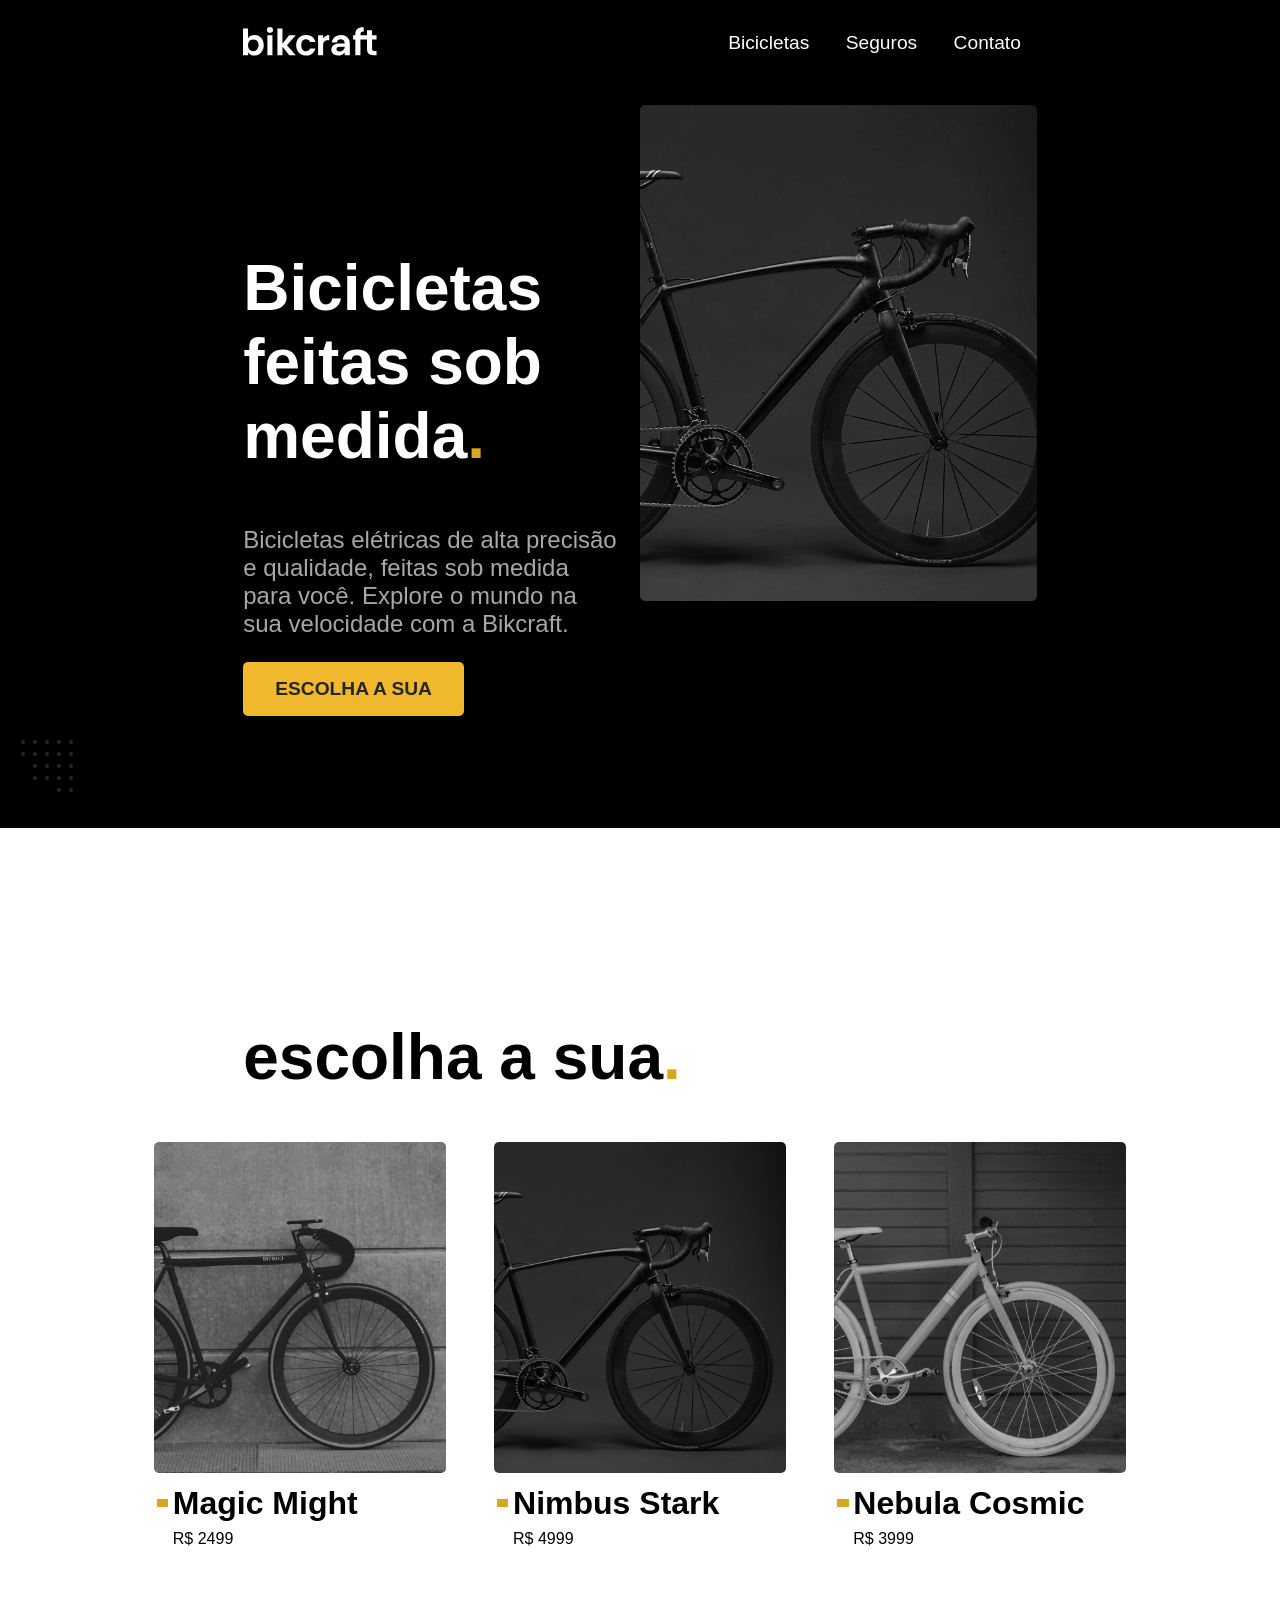
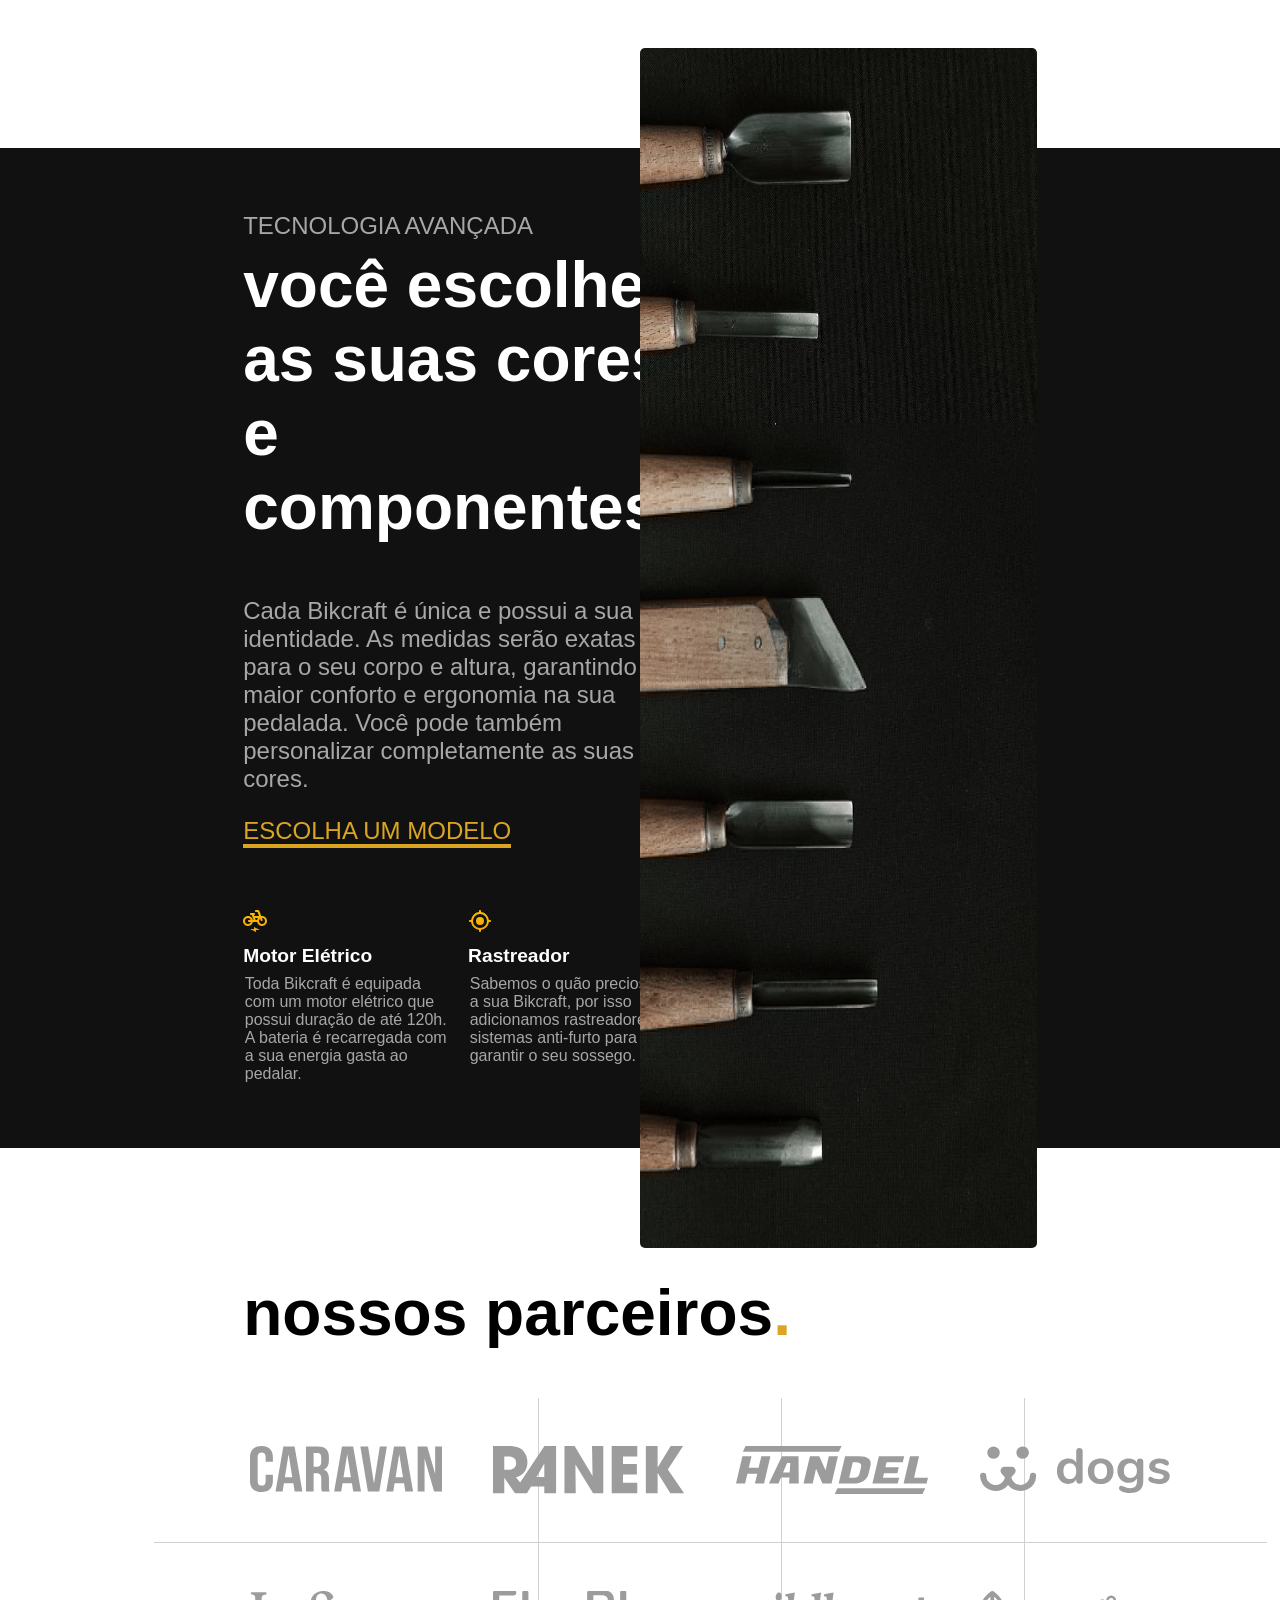
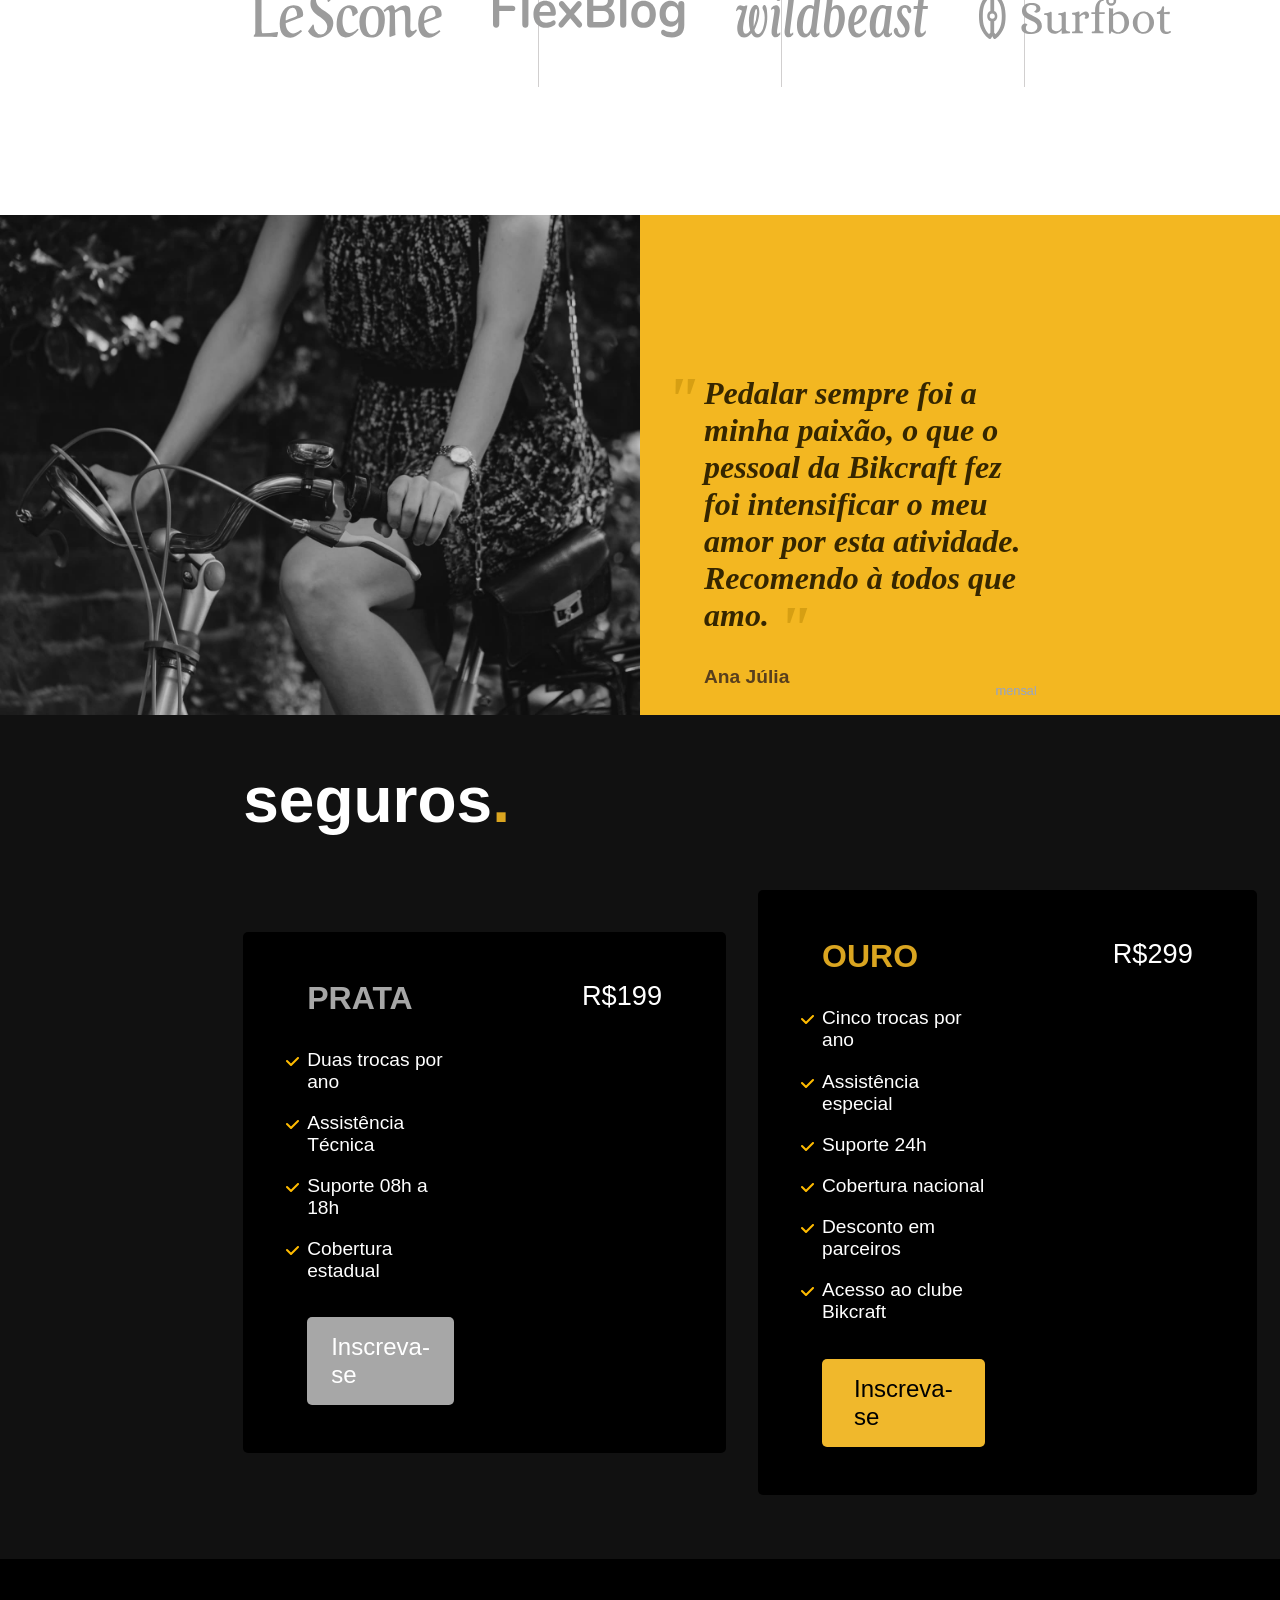
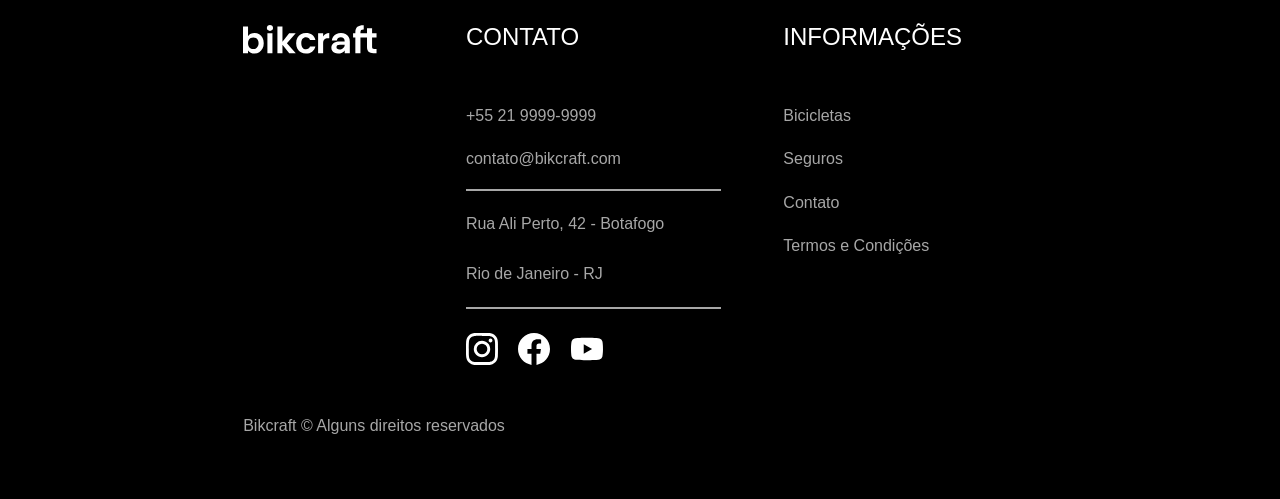
<file: index.html>
<!DOCTYPE html>
<html lang="pt-br">

<head>
    <meta charset="UTF-8">
    <meta name="viewport" content="width=device-width, initial-scale=1.0">
    <title>Bikcraft</title>
    <link rel="stylesheet" href="assets/css/style.css">
    <link rel="stylesheet" href="assets/css/index.css">
</head>

<body>
    <div class="home preto">
        <header class="margem-home">
            <a href="index.html"><img src="assets/img/bikcraft.svg" alt="Logo da Bikcraft"></a>
            <nav>
                <a href="bicicletas.html" class="navegacao1">Bicicletas</a>
                <a href="seguros.html" class="navegacao1">Seguros</a>
                <a href="contato.html" class="navegacao1">Contato</a>
            </nav>
        </header>
        <section class="introducao margem-home">
            <div class="home-tit">
                <h1 class="tit-branco">Bicicletas feitas sob medida<span class="dot">.</span></h1>
                <p class="texto1">Bicicletas elétricas de alta precisão e qualidade, feitas sob medida para você.
                    Explore o mundo na sua
                    velocidade com a Bikcraft.</p>
                <a href="bicicletas.html" class="botao">ESCOLHA A SUA</a>
            </div>
            <div class="img">
                <img src="assets/img/fotos/introducao.jpg" alt="Bicicleta Preta">
            </div>
        </section>
    </div>

    <section class="escolha">
        <h2 class="tit-preto margem-home">escolha a sua<span class="dot">.</span></h2>
        <div class="opcoes">
            <div class="opcao">
                <a href="bicicletas/magic.html">
                    <img src="assets/img/bicicletas/magic-home.jpg" alt="Bicicleta Magic Might preta"><br>
                    <p>Magic Might</p>
                    <span>R$ 2499</span>
                </a>
            </div>
            <div class="opcao">
                <a href="bicicletas/nimbus.html">
                    <img src="assets/img/bicicletas/nimbus-home.jpg" alt="Bicicleta Nimbus Stark preta"><br>
                    <p>Nimbus Stark</p>
                    <span>R$ 4999</span>
                </a>
            </div>
            <div class="opcao">
                <a href="bicicletas/nebula.html">
                    <img src="assets/img/bicicletas/nebula-home.jpg" alt="Bicicleta Nebula Cosmic branca"><br>
                    <p>Nebula Cosmic</p>
                    <span>R$ 3999</span>
                </a>
            </div>
        </div>
    </section>

    <div class="cinza">
        <section class="margem-home tecno">
            <div class="tecno-info">
                <span class="maiusculo texto1">tecnologia avançada</span>
                <h2 class="tit-branco">você escolhe as suas cores e componentes<span class="dot">.</span></h2>
                <p class="texto1">Cada Bikcraft é única e possui a sua identidade. As medidas serão exatas para o seu
                    corpo e altura,
                    garantindo maior conforto e ergonomia na sua pedalada. Você pode também personalizar completamente
                    as
                    suas cores.</p>
                <a href="bicicletas.html" class="maiusculo">Escolha um modelo</a>
                <article class="tecno-info">
                    <div>
                        <img src="assets/img/icones/eletrica.svg" alt="Bicicleta amarela com raio em baixo">
                        <h3>Motor Elétrico</h3>
                        <p class="texto1">Toda Bikcraft é equipada com um motor elétrico que possui duração de até 120h.
                            A bateria é
                            recarregada com a sua energia gasta ao pedalar.</p>
                    </div>
                    <div>
                        <img src="assets/img/icones/rastreador.svg" alt="Alvo/Target amarelo">
                        <h3>Rastreador</h3>
                        <p class="texto1">Sabemos o quão preciosa é a sua Bikcraft, por isso adicionamos rastreadores e
                            sistemas anti-furto
                            para garantir o seu sossego.</p>
                    </div>
                </article>
            </div>
            <div class="img-tecno">
                <img src="assets/img/fotos/tecnologia.jpg" alt="Utensilios de talho de madeira">
            </div>
        </section>
    </div>

    <section class="parceiros">
        <h2 class="tit-preto margem-home">nossos parceiros<span class="dot">.</span></h2>
        <div class="empresas">
            <img src="assets/img/parceiros/caravan.svg" alt="Logo da CARAVAN" class="baixo direita">
            <img src="assets/img/parceiros/ranek.svg" alt="Logo da RANEK" class="baixo direita">
            <img src="assets/img/parceiros/handel.svg" alt="Logo da HANDEL" class="baixo direita">
            <img src="assets/img/parceiros/dogs.svg" alt="Logo da dogs" class="baixo">
            <img src="assets/img/parceiros/lescone.svg" alt="Logo da LeScone" class="direita">
            <img src="assets/img/parceiros/flexblog.svg" alt="Logo da FlexBlog" class="direita">
            <img src="assets/img/parceiros/wildbeast.svg" alt="Logo da wildbeast" class="direita">
            <img src="assets/img/parceiros/surfbot.svg" alt="Logo da Surfbot">
        </div>
    </section>

    <section class="reflexao">
        <img src="assets/img/fotos/depoimento.jpg" alt="Mulher andando de bicicleta">
        <div>
            <p>Pedalar sempre foi a minha paixão, o que o pessoal da Bikcraft fez foi intensificar o meu amor por esta
                atividade. Recomendo à todos que amo.</p>
            <span>Ana Júlia</span>
        </div>
    </section>

    <section class="seguros-home cinza">
        <div class="margem-home">
            <h2 class="tit-branco">seguros<span class="dot">.</span></h2>
            <div class="seguros-opcoes-home">
                <div class="prata-home preto">
                    <div class="texto2 check">
                        <h3 class="tit-prata">PRATA</h3>
                        <p>Duas trocas por ano</p>
                        <p>Assistência Técnica</p>
                        <p>Suporte 08h a 18h</p>
                        <p>Cobertura estadual</p>
                        <a href="orcamento.html?opcao=seguro&item2=prata">Inscreva-se</a>
                    </div>
                    <div class="preco-home">
                        <p class="texto2">R$199</p>
                        <span class="texto1">mensal</span>
                    </div>
                </div>
                <div class="ouro-home preto">
                    <div class="texto2 check">
                        <h3 class="tit-ouro">OURO</h3>
                        <p>Cinco trocas por ano</p>
                        <p>Assistência especial</p>
                        <p>Suporte 24h</p>
                        <p>Cobertura nacional</p>
                        <p>Desconto em parceiros</p>
                        <p>Acesso ao clube Bikcraft</p>
                        <a href="orcamento.html?opcao=seguro&item2=ouro">Inscreva-se</a>
                    </div>
                    <div class="preco-home">
                        <p class="texto2">R$299</p>
                        <span class="texto1">mensal</span>
                    </div>
                </div>
            </div>
        </div>
    </section>

    <footer class="preto">
        <div class="margem-home margem-footer footer-div">
            <img src="assets/img/bikcraft.svg" alt="Logo da Bikcraft">
            <div class="contato">
                <h3 class="maiusculo">contato</h3>
                <a href="tel:+55 21 9999-9999">+55 21 9999-9999</a>
                <a href="mailto:contato@bikcraft.com">contato@bikcraft.com</a>
                <hr>
                <p>Rua Ali Perto, 42 - Botafogo</p>
                <p>Rio de Janeiro - RJ</p>
                <hr>
                <div>
                    <img src="assets/img/redes/instagram.svg" alt="Logo do Instagram">
                    <img src="assets/img/redes/facebook.svg" alt="Logo do Facebook">
                    <img src="assets/img/redes/youtube.svg" alt="Logo do Youtube">
                </div>
            </div>
            <div class="footer-infos">
                <h3 class="maiusculo">informações</h3>
                <a href="bicicletas.html">Bicicletas</a>
                <a href="seguros.html">Seguros</a>
                <a href="contato.html">Contato</a>
                <a href="termos.html">Termos e Condições</a>
            </div>
        </div>
        <span class="margem-home footer-direitos">Bikcraft © Alguns direitos reservados</span>
    </footer>
    <script src="./assets/js/script.js"></script>
</body>
</html>
</file>
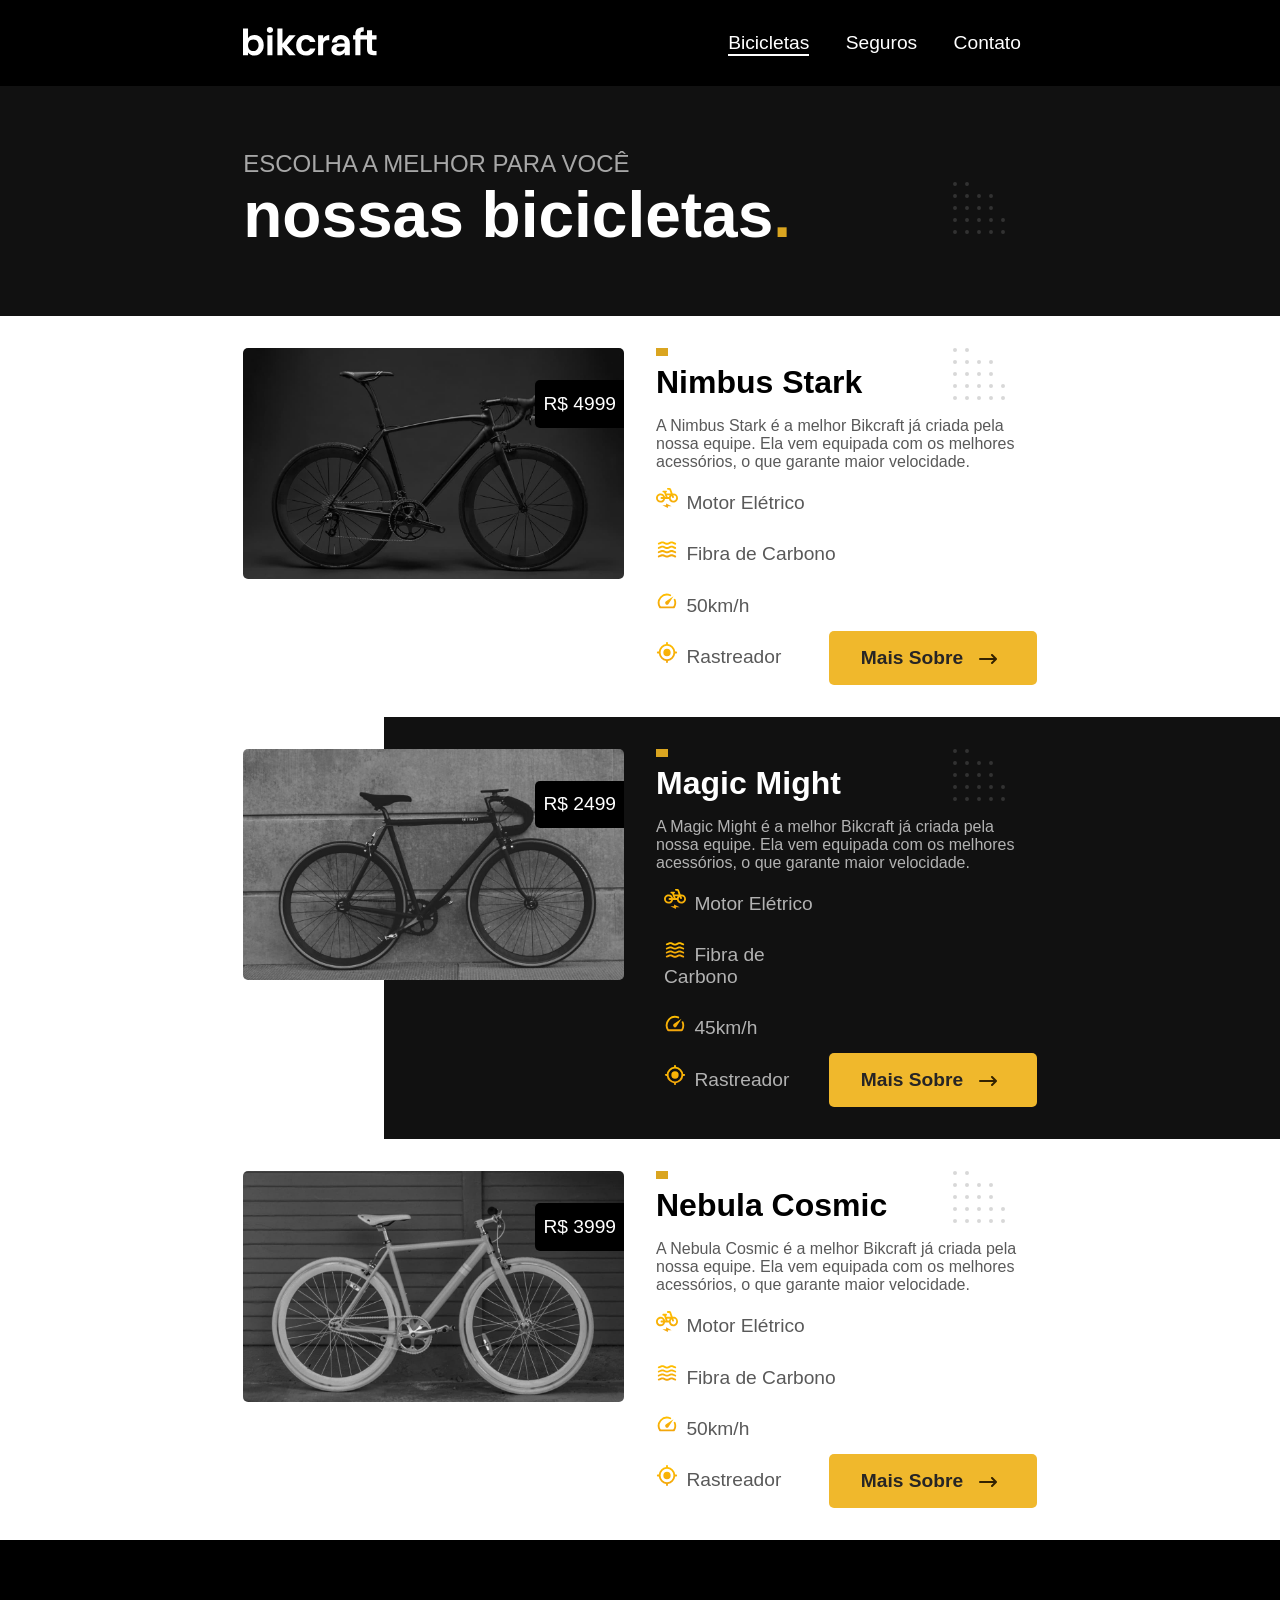
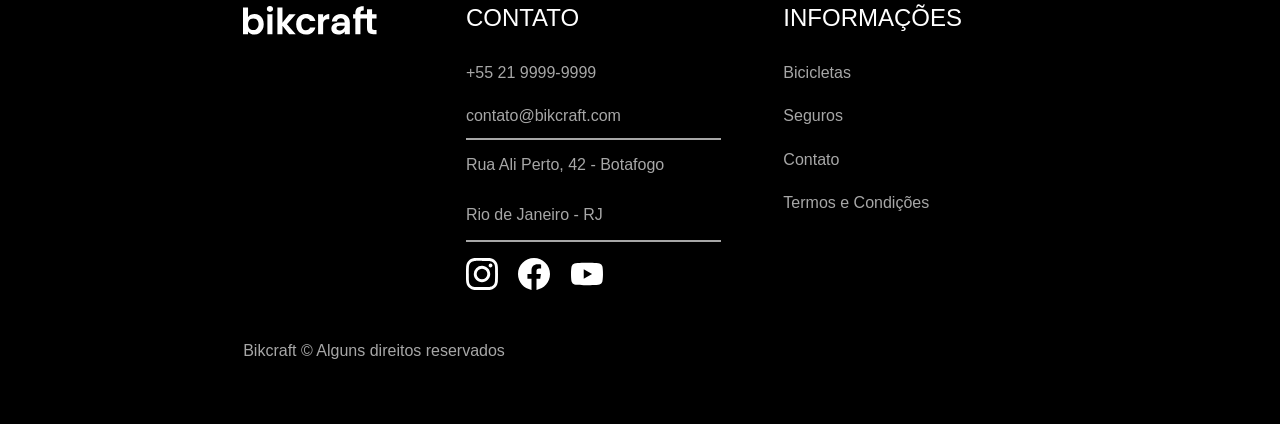
<file: bicicletas.html>
<!DOCTYPE html>
<html lang="pt-br">

<head>
    <meta charset="UTF-8">
    <meta name="viewport" content="width=device-width, initial-scale=1.0">
    <title>Bicicletas | Bikcraft</title>
    <link rel="stylesheet" href="assets/css/style.css">
    <link rel="stylesheet" href="assets/css/bicicletas.css">
</head>

<body>
    <div class="home preto">
        <header class="margem-home">
            <a href="index.html"><img src="assets/img/bikcraft.svg" alt="Logo da Bikcraft"></a>
            <nav>
                <a href="bicicletas.html" class="navegacao1">Bicicletas</a>
                <a href="seguros.html" class="navegacao1">Seguros</a>
                <a href="contato.html" class="navegacao1">Contato</a>
            </nav>
        </header>
    </div>
    <section class="titulo cinza">
        <div class="margem-home">
            <p class="texto1 maiusculo" >escolha a melhor para você</p>
            <h2 class="tit-branco">nossas bicicletas<span class="dot">.</span></h2>
        </div>
    </section>

    <section class="opcoes">
        <div class="bg-opcoes-branco">
            <div class="margem-home opcao">
                <div class="img">
                    <img src="assets/img/bicicletas/nimbus.jpg" alt="Bicicleta preta">
                    <p>R$ 4999</p>
                </div>
                <div class="infos">
                    <h3 class="h3-preto">Nimbus Stark</h3>
                    <p class="texto-branco">
                        A Nimbus Stark é a melhor Bikcraft já criada pela nossa equipe. Ela vem equipada com os melhores
                        acessórios, o que garante maior velocidade.
                    </p>
                    <div>
                        <ul>
                            <li class=" check-branco"><img src="assets/img/icones/eletrica.svg" alt="Bicicleta amarela com raio em baixo">Motor Elétrico</li>
                            <li class=" check-branco"><img src="assets/img/icones/carbono.svg" alt="Ondas amarelas">Fibra de Carbono</li>
                            <li class=" check-branco"><img src="assets/img/icones/velocidade.svg" alt="Velocimetro amarelo">50km/h</li>
                            <li class=" check-branco"><img src="assets/img/icones/rastreador.svg" alt="Alvo/Target">Rastreador</li>
                        </ul>
                        <a href="bicicletas/nimbus.html" class="botao">Mais Sobre<img src="assets/img/icones/seta.svg" alt="Seta para a direita"></a>
                    </div>
                </div>
            </div>
        </div>

        <div class="bg-opcoes-preto">
            <div class="margem-home opcao">
                <div class="img">
                    <img src="assets/img/bicicletas/magic.jpg" alt="Bicicleta preta">
                    <p>R$ 2499</p>
                </div>
                <div class="infos">
                    <h3 class="h3-branco">Magic Might</h3>
                    <p class="texto-preto">
                        A Magic Might é a melhor Bikcraft já criada pela nossa equipe. Ela vem equipada com os melhores acessórios, o que garante maior velocidade.
                    </p>
                    <div>
                        <ul>
                            <li class="check-preto"><img src="assets/img/icones/eletrica.svg" alt="Bicicleta amarela com raio em baixo">Motor Elétrico</li>
                            <li class="check-preto"><img src="assets/img/icones/carbono.svg" alt="Ondas amarelas">Fibra de Carbono</li>
                            <li class="check-preto"><img src="assets/img/icones/velocidade.svg" alt="Velocimetro amarelo">45km/h</li>
                            <li class="check-preto"><img src="assets/img/icones/rastreador.svg" alt="Alvo/Target">Rastreador</li>
                        </ul>
                        <a href="bicicletas/magic.html" class="botao">Mais Sobre<img src="assets/img/icones/seta.svg" alt="Seta para a direita"></a>
                    </div>
                </div>
            </div>
        </div>

        <div class="bg-opcoes-branco">
            <div class="margem-home opcao">
                <div class="img">
                    <img src="assets/img/bicicletas/nebula.jpg" alt="Bicicleta preta">
                    <p>R$ 3999</p>
                </div>
                <div class="infos">
                    <h3 class="h3-preto">Nebula Cosmic</h3>
                    <p class="texto-branco">
                        A Nebula Cosmic é a melhor Bikcraft já criada pela nossa equipe. Ela vem equipada com os melhores acessórios, o que garante maior velocidade.
                    </p>
                    <div>
                        <ul>
                            <li class="check-branco"><img src="assets/img/icones/eletrica.svg" alt="Bicicleta amarela com raio em baixo">Motor Elétrico</li>
                            <li class="check-branco"><img src="assets/img/icones/carbono.svg" alt="Ondas amarelas">Fibra de Carbono</li>
                            <li class="check-branco"><img src="assets/img/icones/velocidade.svg" alt="Velocimetro amarelo">50km/h</li>
                            <li class="check-branco"><img src="assets/img/icones/rastreador.svg" alt="Alvo/Target">Rastreador</li>
                        </ul>
                        <a href="bicicletas/nebula.html" class="botao">Mais Sobre<img src="assets/img/icones/seta.svg" alt="Seta para a direita"></a>
                    </div>
                </div>
            </div>
        </div>
    </section>

    <footer class="preto">
        <div class="margem-home margem-footer footer-div">
            <img src="assets/img/bikcraft.svg" alt="Logo da Bikcraft">
            <div class="contato">
                <h3 class="maiusculo">contato</h3>
                <a href="tel:+55 21 9999-9999">+55 21 9999-9999</a>
                <a href="mailto:contato@bikcraft.com">contato@bikcraft.com</a>
                <hr>
                <p>Rua Ali Perto, 42 - Botafogo</p>
                <p>Rio de Janeiro - RJ</p>
                <hr>
                <div>
                    <img src="assets/img/redes/instagram.svg" alt="Logo do Instagram">
                    <img src="assets/img/redes/facebook.svg" alt="Logo do Facebook">
                    <img src="assets/img/redes/youtube.svg" alt="Logo do Youtube">
                </div>
            </div>
            <div class="footer-infos">
                <h3 class="maiusculo">informações</h3>
                <a href="bicicletas.html">Bicicletas</a>
                <a href="seguros.html">Seguros</a>
                <a href="contato.html">Contato</a>
                <a href="termos.html">Termos e Condições</a>
            </div>
        </div>
        <span class="margem-home footer-direitos">Bikcraft © Alguns direitos reservados</span>
    </footer>
    <script src="./assets/js/script.js"></script>
</body>

</html>
</file>
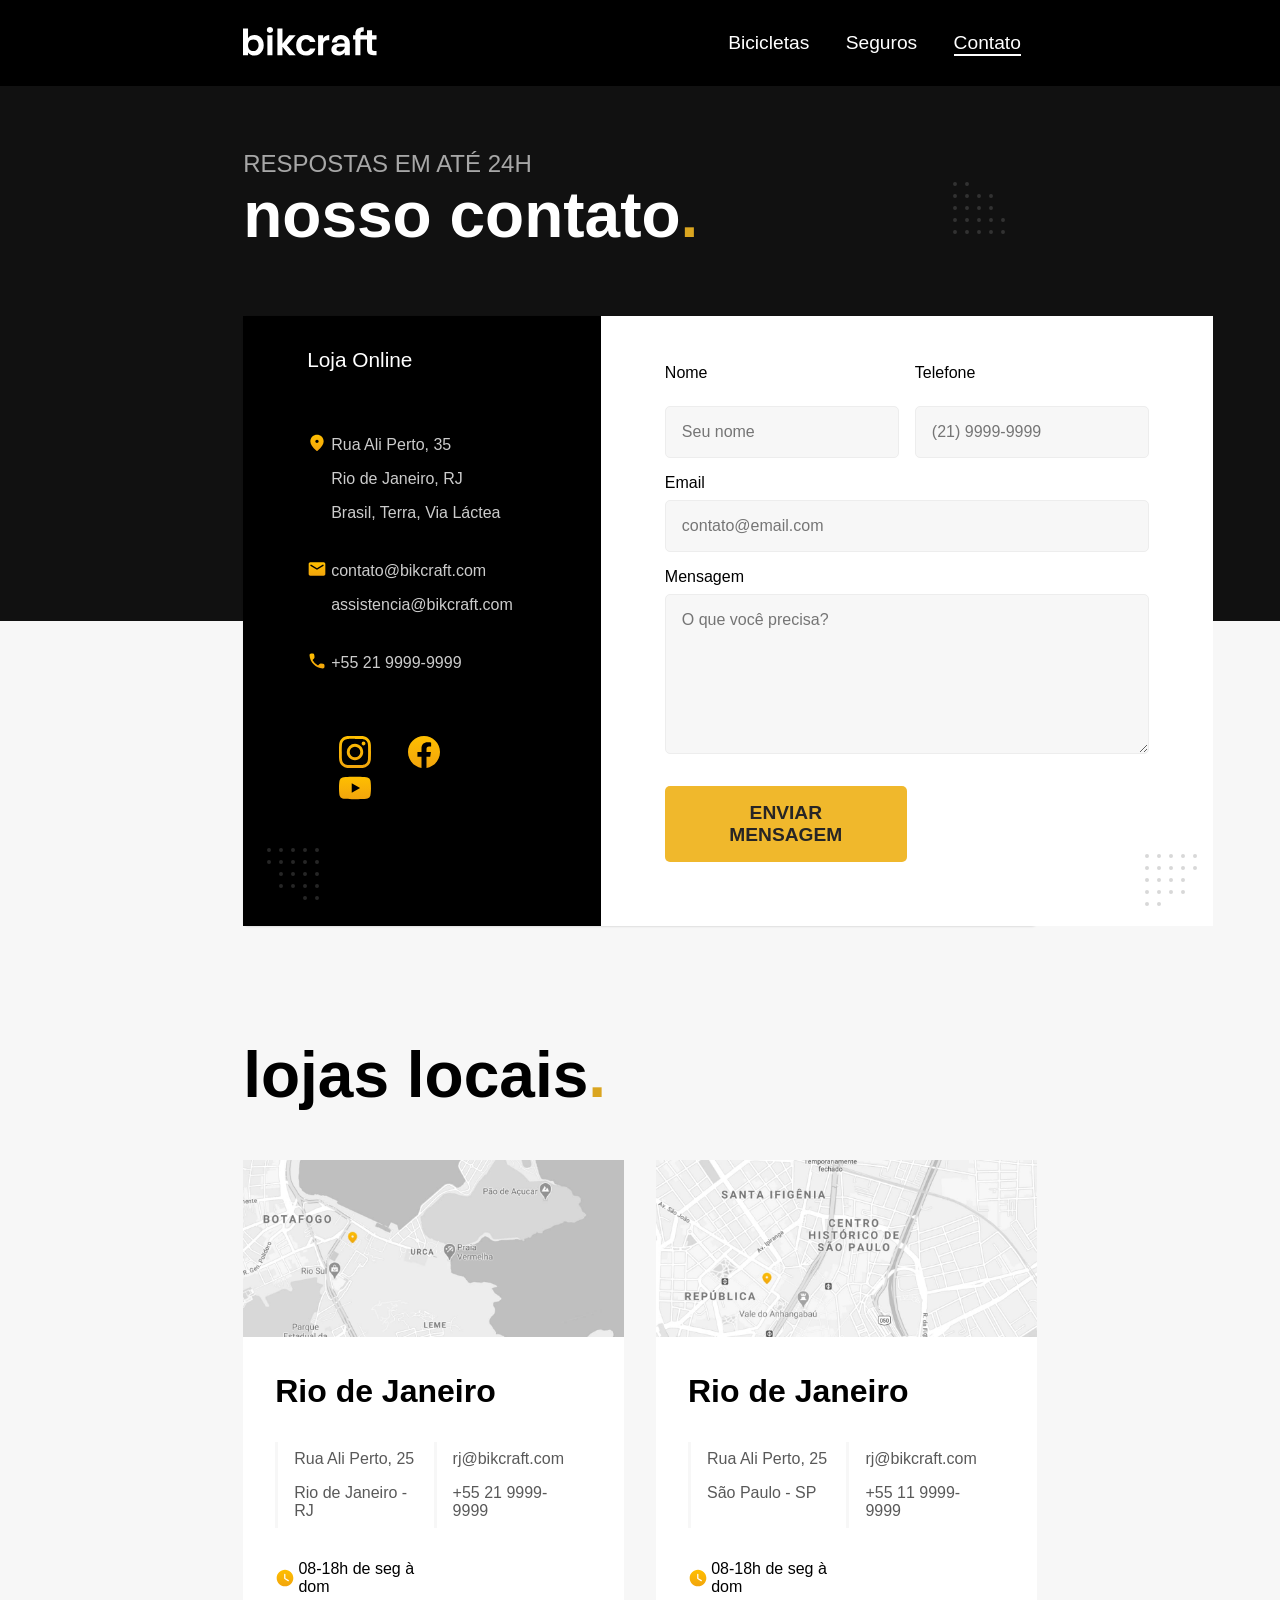
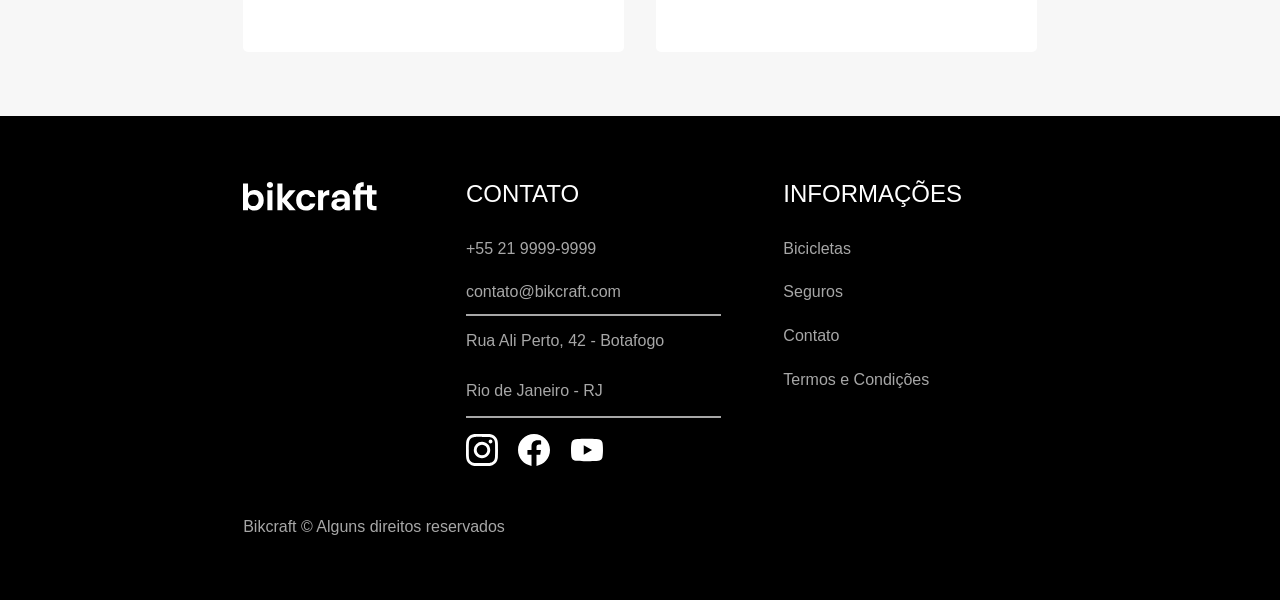
<file: contato.html>
<!DOCTYPE html>
<html lang="pt-br">

<head>
    <meta charset="UTF-8">
    <meta name="viewport" content="width=device-width, initial-scale=1.0">
    <title>Contato | Bikcraft</title>
    <link rel="stylesheet" href="assets/css/style.css">
    <link rel="stylesheet" href="assets/css/contato.css">
</head>

<body>
    <div class="home preto">
        <header class="margem-home">
            <a href="index.html"><img src="assets/img/bikcraft.svg" alt="Logo da Bikcraft"></a>
            <nav>
                <a href="bicicletas.html" class="navegacao1">Bicicletas</a>
                <a href="seguros.html" class="navegacao1">Seguros</a>
                <a href="contato.html" class="navegacao1">Contato</a>
            </nav>
        </header>
    </div>

    <section class="inicio">
        <div class="cinza margem">
            <div class="margem-home titulo">
                <p class="maiusculo">respostas em até 24h</p>
                <h2 class="tit-branco">nosso contato<span class="dot">.</span></h2>
            </div>
        </div>
    </section>

    <section class="bg-contato">
        <div class="infos margem-home sombra">
            <div class="preto">
                <div class="contato-info">
                    <p>Loja Online</p>
                    <div class="endereco">
                        <p>Rua Ali Perto, 35</p>
                        <p>Rio de Janeiro, RJ</p>
                        <p>Brasil, Terra, Via Láctea</p>
                    </div>
                    <div class="email">
                        <a href="mailto:contato@bikcraft.com">contato@bikcraft.com</a>
                        <a href="mailto:assistencia@bikcraft.com">assistencia@bikcraft.com</a>
                    </div>
                    <div class="tel">
                        <a href="tel:+55 21 9999-9999">+55 21 9999-9999</a>
                    </div>
                    <div class="redes">
                        <img src="assets/img/redes/instagram-p.svg" alt="Logo do Instagram amarela">
                        <img src="assets/img/redes/facebook-p.svg" alt="Logo do Facebook amarela">
                        <img src="assets/img/redes/youtube-p.svg" alt="Logo do Youtube amarela">
                    </div>
                </div>
            </div>
            <div class="form">
                <form action="">
                    <div>
                        <label for="#nome">Nome</label>
                        <input type="text" placeholder="Seu nome" id="nome">

                        <label for="#telefone">Telefone</label>
                        <input type="tel" placeholder="(21) 9999-9999" id="telefone">
                    </div>
                    <label for="#email">Email</label>
                    <input type="email" placeholder="contato@email.com">

                    <label for="#mensagem">Mensagem</label>
                    <textarea placeholder="O que você precisa?" rows="7" id="mensagem"></textarea>

                    <button type="submit" class="maiusculo botao">enviar mensagem</button>
                </form>
            </div>
        </div>
    </section>

    <section class="locais">
        <div class="margem-home">
            <h2 class="tit-preto">lojas locais<span class="dot">.</span></h2>
            <div class="grid">
                <div class="loja">
                    <img src="assets/img/lojas/rj.jpg" alt="Mapa da região de Botafogo - Rio de Janeiro">
                    <div class="loja-info">
                        <h3>Rio de Janeiro</h3>
                        <div class="loja-info-content">
                            <div>
                                <p>Rua Ali Perto, 25</p>
                                <p>Rio de Janeiro - RJ</p>
                            </div>
                            <div>
                                <a href="mailto:rj@bikcraft.com">rj@bikcraft.com</a>
                                <a href="tel:+55 21 9999-9999">+55 21 9999-9999</a>
                            </div>
                            <span><img src="assets/img/icones/horario.svg" alt="Relogio Amarelo">08-18h de seg à dom</span>
                        </div>
                    </div>
                </div>
                <div class="loja">
                    <img src="assets/img/lojas/sp.jpg" alt="Mapa da região de São Paulo - São Paulo">
                    <div class="loja-info">
                        <h3>Rio de Janeiro</h3>
                        <div class="loja-info-content">
                            <div>
                                <p>Rua Ali Perto, 25</p>
                                <p>São Paulo - SP</p>
                            </div>
                            <div>
                                <a href="mailto:rj@bikcraft.com">rj@bikcraft.com</a>
                                <a href="tel:+55 21 9999-9999">+55 11 9999-9999</a>
                            </div>
                            <span><img src="assets/img/icones/horario.svg" alt="Relogio Amarelo">08-18h de seg à dom</span>
                        </div>
                    </div>
                </div>
            </div>
        </div>
    </section>

    <footer class="preto">
        <div class="margem-home margem-footer footer-div">
            <img src="assets/img/bikcraft.svg" alt="Logo da Bikcraft">
            <div class="contato">
                <h3 class="maiusculo">contato</h3>
                <a href="tel:+55 21 9999-9999">+55 21 9999-9999</a>
                <a href="mailto:contato@bikcraft.com">contato@bikcraft.com</a>
                <hr>
                <p>Rua Ali Perto, 42 - Botafogo</p>
                <p>Rio de Janeiro - RJ</p>
                <hr>
                <div>
                    <img src="assets/img/redes/instagram.svg" alt="Logo do Instagram">
                    <img src="assets/img/redes/facebook.svg" alt="Logo do Facebook">
                    <img src="assets/img/redes/youtube.svg" alt="Logo do Youtube">
                </div>
            </div>
            <div class="footer-infos">
                <h3 class="maiusculo">informações</h3>
                <a href="bicicletas.html">Bicicletas</a>
                <a href="seguros.html">Seguros</a>
                <a href="contato.html">Contato</a>
                <a href="termos.html">Termos e Condições</a>
            </div>
        </div>
        <span class="margem-home footer-direitos">Bikcraft © Alguns direitos reservados</span>
    </footer>

    <script src="./assets/js/script.js"></script>
</body>

</html>
</file>
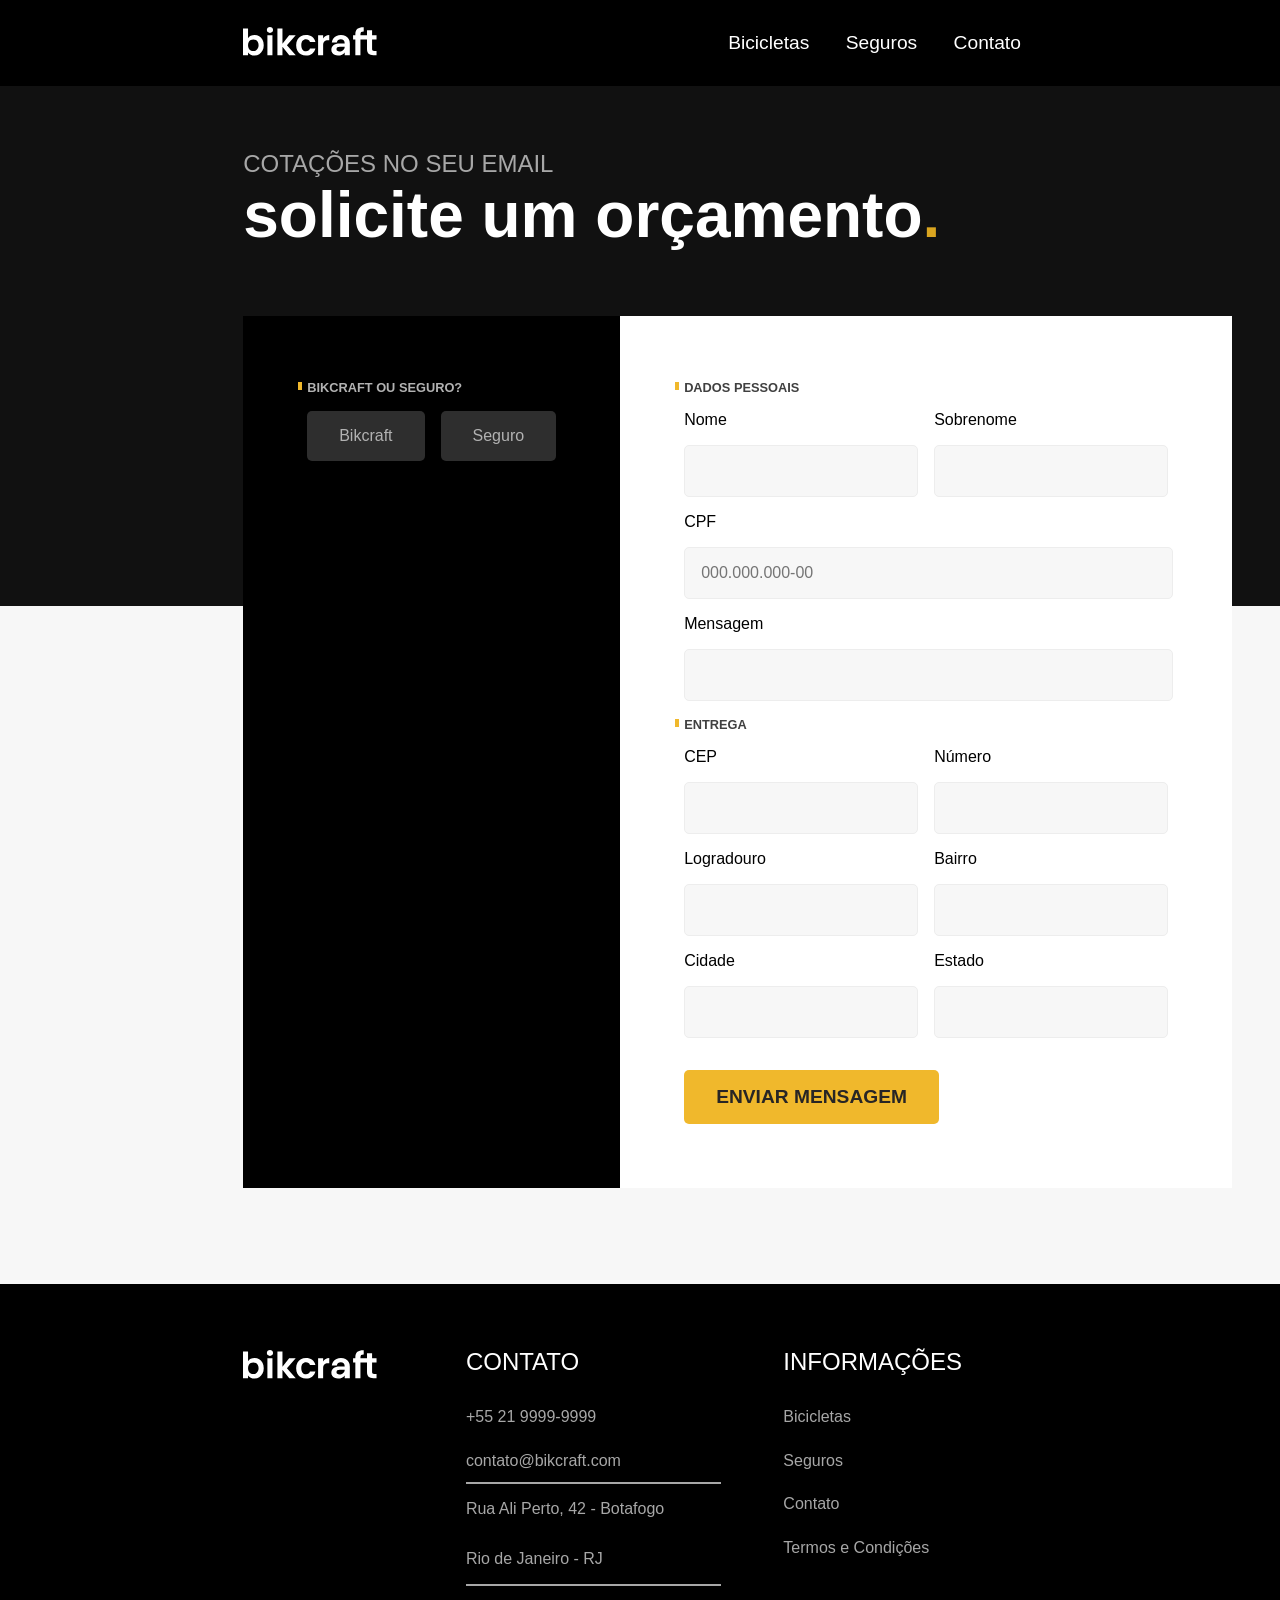
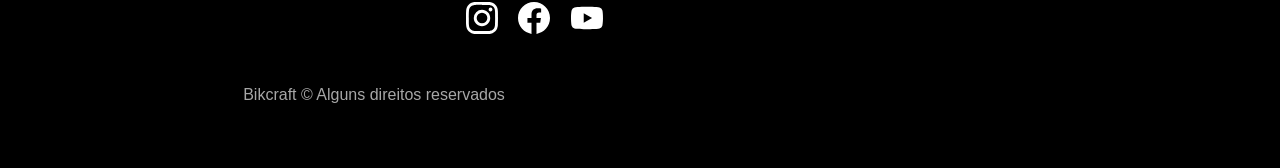
<file: orcamento.html>
<!DOCTYPE html>
<html lang="pt-br">

<head>
    <meta charset="UTF-8">
    <meta name="viewport" content="width=device-width, initial-scale=1.0">
    <title>Orçamento | Bikcraft</title>
    <link rel="stylesheet" href="assets/css/style.css">
    <link rel="stylesheet" href="assets/css/orcamento.css">
</head>

<body>
    <div class="home preto">
        <header class="margem-home">
            <a href="index.html"><img src="assets/img/bikcraft.svg" alt="Logo da Bikcraft"></a>
            <nav>
                <a href="bicicletas.html" class="navegacao1">Bicicletas</a>
                <a href="seguros.html" class="navegacao1">Seguros</a>
                <a href="contato.html" class="navegacao1">Contato</a>
            </nav>
        </header>
    </div>

    <section class="titulo cinza">
        <div class="margem-home">
            <p class="texto1 maiusculo">Cotações no seu email</p>
            <h1 class="tit-branco">solicite um orçamento<span class="dot">.</span></h1>
        </div>
    </section>

    <section class="bg-orcamento">
        <div class=" margem-home orcamento">
            <div class="escolha">
                <form action="" class="opcao">
                    <h2 class="maiusculo">Bikcraft ou Seguro?</h2>
                    <div for="bikcraft" class="grid-opcoes">
                        <div class="fundo">
                            <input type="radio" name="opcao" value="bikcraft" id="bikcraft">
                            <label for="bikcraft">Bikcraft</label>
                        </div>
                        <div class="fundo">
                            <input type="radio" name="opcao" value="seguro" id="seguro">
                            <label for="seguro">Seguro</label>
                        </div>
                    </div>
                </form>
                <div>
                    <form action="" class="item">
                        <h2 class="maiusculo">escolha a sua</h2>
                        <div class="fundo">
                            <input type="radio" name="item" value="nimbus" id="nimbus">
                            <label for="nimbus">Nimbus Stark <span>R$4999</span></label>
                        </div>
                        <div id="exemplo1" class="exemplo-nim">
                            <div class="exemplo1">
                                <ul>
                                <li><img src="assets/img/icones/eletrica.svg" alt=" Bicicleta amarela ">Motor Elétrico</li>
                                <li><img src="assets/img/icones/carbono.svg" alt="Ondas amarelas">Fibra de Carbono</li>
                                <li><img src="assets/img/icones/velocidade.svg" alt="Velocímetro amarelo">50 km/h</li>
                                <li><img src="assets/img/icones/rastreador.svg" alt="Alvo/Target amarelo">Rastreador</li>
                                </ul>
                            </div>
                            <img src="assets/img/bicicletas/nimbus.jpg" alt="Bicicleta preta" class="bike">
                        </div>
                        <div class="fundo">
                            <input type="radio" name="item" value="magic" id="magic">
                            <label for="magic">Magic Might <span>R$2499</span></label>
                        </div>
                        <div id="exemplo2">
                            <div class="exemplo1">
                                <ul>
                                <li><img src="assets/img/icones/eletrica.svg" alt=" Bicicleta amarela ">Motor Elétrico</li>
                                <li><img src="assets/img/icones/carbono.svg" alt="Ondas amarelas">Fibra de Carbono</li>
                                <li><img src="assets/img/icones/velocidade.svg" alt="Velocímetro amarelo">50 km/h</li>
                                <li><img src="assets/img/icones/rastreador.svg" alt="Alvo/Target amarelo">Rastreador</li>
                                </ul>
                            </div>
                            <img src="assets/img/bicicletas/magic.jpg" alt="Bicicleta preta" class="bike">
                        </div>
                        <div class="fundo">
                            <input type="radio" name="item" value="nebula" id="nebula">
                            <label for="nebula">Nebula Cosmic <span>R$3999</span></label>
                        </div>
                        <div id="exemplo3">
                            <div class="exemplo1">
                                <ul>
                                <li><img src="assets/img/icones/eletrica.svg" alt=" Bicicleta amarela ">Motor Elétrico</li>
                                <li><img src="assets/img/icones/carbono.svg" alt="Ondas amarelas">Fibra de Carbono</li>
                                <li><img src="assets/img/icones/velocidade.svg" alt="Velocímetro amarelo">50 km/h</li>
                                <li><img src="assets/img/icones/rastreador.svg" alt="Alvo/Target amarelo">Rastreador</li>
                                </ul>
                            </div>
                            <img src="assets/img/bicicletas/nebula.jpg" alt="Bicicleta preta" class="bike">
                        </div>
                    </form>
                </div>
                <div class="grid-seguro">
                    <form action="" class="item2">
                        <h2 class="maiusculo">escolha o plano</h2>
                        <div class="fundo2">
                            <input type="radio" name="item2" value="prata" id="prata">
                            <label for="prata">Prata <span>R$199</span></label>
                        </div>
                        <div class="fundo2">
                            <input type="radio" name="item2" value="ouro" id="ouro">
                            <label for="ouro">Ouro <span>R$299</span></label>
                        </div>
                    </form>
                </div>
            </div>
            <div class="dados">
                <form action="">
                    <h2 class="maiusculo">dados pessoais</h2>
                    <div class="pessoal">
                        <label for="#nome">Nome</label>
                        <input type="text" id="nome">

                        <label for="#sobremome">Sobrenome</label>
                        <input type="text" id="sobrenome">
                    </div>

                    <div class="block">
                        <label for="#cpf">CPF</label>
                        <input type="text" placeholder="000.000.000-00" id="cpf">

                        <label for="#email ">Mensagem</label>
                        <input type="email" id="email">
                    </div>
                    <h2 class="maiusculo">entrega</h2>
                    <div class="local">
                        <label for="#cep">CEP</label>
                        <input type="text" id="cep">

                        <label for="#numero">Número</label>
                        <input type="number" id="numero">
                    </div>
                    <div class="local">
                        <label for="#bairro">Logradouro</label>
                        <input type="text" id="nome">

                        <label for="#bairro">Bairro</label>
                        <input type="text" id="bairro">
                    </div>
                    <div class="local">
                        <label for="#cidade">Cidade</label>
                        <input type="text" id="cidade">

                        <label for="#estado">Estado</label>
                        <input type="text" id="estado">
                    </div>

                    <button type="submit" class="maiusculo botao">enviar mensagem</button>
                </form>
            </div>
        </div>
    </section>


    <footer class="preto">
        <div class="margem-home margem-footer footer-div">
            <img src="assets/img/bikcraft.svg" alt="Logo da Bikcraft">
            <div class="contato">
                <h3 class="maiusculo">contato</h3>
                <a href="tel:+55 21 9999-9999">+55 21 9999-9999</a>
                <a href="mailto:contato@bikcraft.com">contato@bikcraft.com</a>
                <hr>
                <p>Rua Ali Perto, 42 - Botafogo</p>
                <p>Rio de Janeiro - RJ</p>
                <hr>
                <div>
                    <img src="assets/img/redes/instagram.svg" alt="Logo do Instagram">
                    <img src="assets/img/redes/facebook.svg" alt="Logo do Facebook">
                    <img src="assets/img/redes/youtube.svg" alt="Logo do Youtube">
                </div>
            </div>
            <div class="footer-infos">
                <h3 class="maiusculo">informações</h3>
                <a href="bicicletas.html">Bicicletas</a>
                <a href="seguros.html">Seguros</a>
                <a href="contato.html">Contato</a>
                <a href="termos.html">Termos e Condições</a>
            </div>
        </div>
        <span class="margem-home footer-direitos">Bikcraft © Alguns direitos reservados</span>
    </footer>
    <script src="./assets/js/script.js"></script>
</body>

</html>
</file>
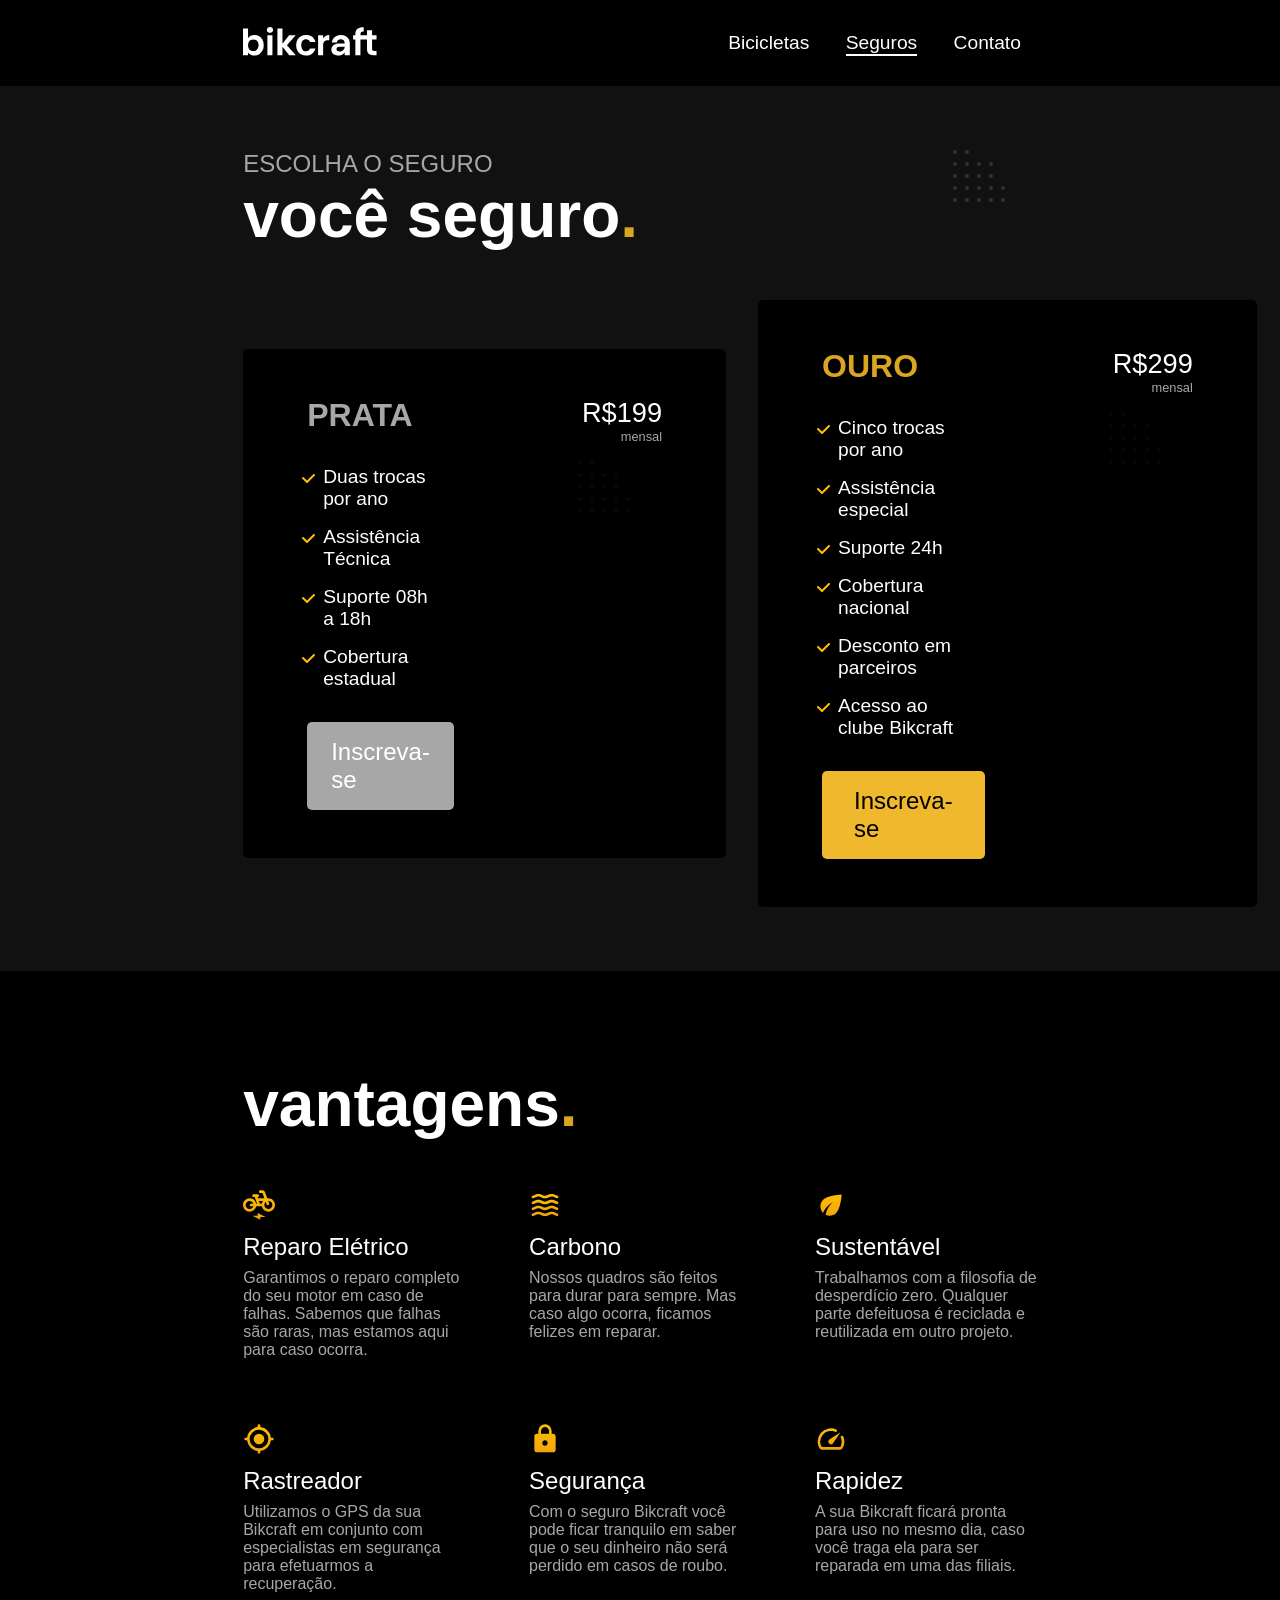
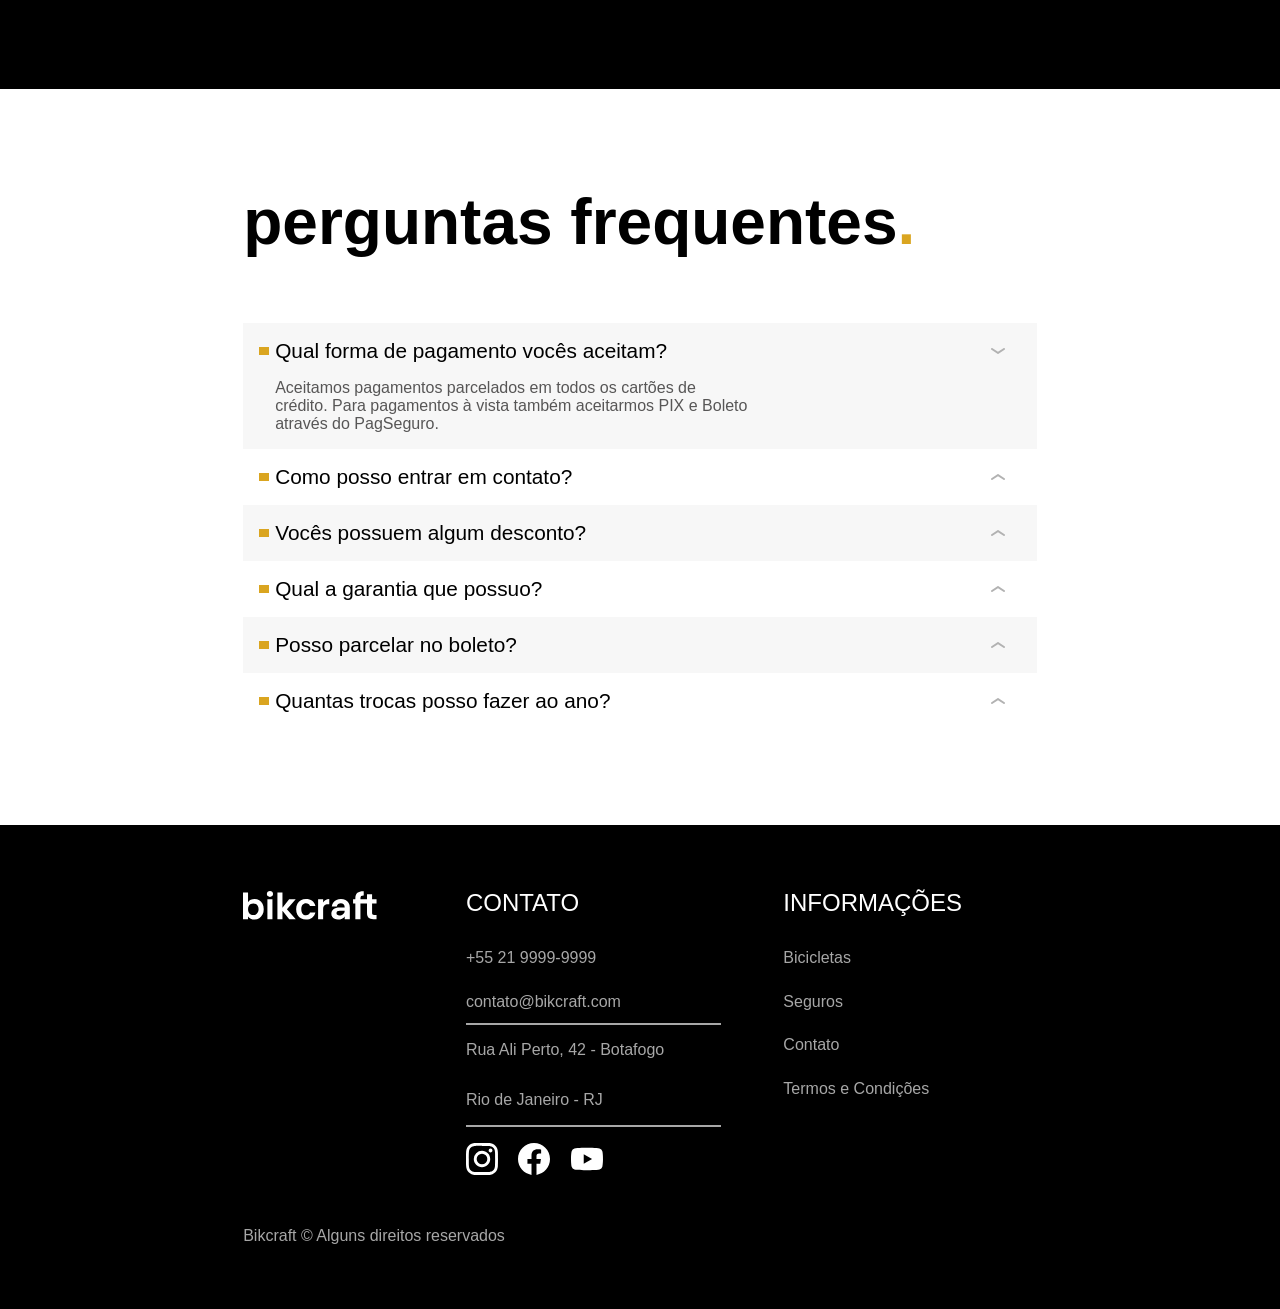
<file: seguros.html>
<!DOCTYPE html>
<html lang="pt-br">
<head>
    <meta charset="UTF-8">
    <meta name="viewport" content="width=device-width, initial-scale=1.0">
    <title>Seguros | Bikcraft</title>
    <link rel="stylesheet" href="assets/css/style.css">
    <link rel="stylesheet" href="assets/css/seguros.css">
</head>
<body>
    <div class="home preto">
        <header class="margem-home">
            <a href="index.html"><img src="assets/img/bikcraft.svg" alt="Logo da Bikcraft"></a>
            <nav>
                <a href="bicicletas.html" class="navegacao1">Bicicletas</a>
                <a href="seguros.html" class="navegacao1">Seguros</a>
                <a href="contato.html" class="navegacao1">Contato</a>
            </nav>
        </header>
    </div>

    <section class="seguros-home cinza">
        <div class="margem-home">
            <p class="texto1 maiusculo">escolha o seguro</p>
            <h2 class="tit-branco">você seguro<span class="dot">.</span></h2>
            <div class="seguros-opcoes-home">
                <div class="prata-home preto">
                    <div class="texto2 check">
                        <h3 class="tit-prata">PRATA</h3>
                        <p>Duas trocas por ano</p>
                        <p>Assistência Técnica</p>
                        <p>Suporte 08h a 18h</p>
                        <p>Cobertura estadual</p>
                        <a href="orcamento.html?opcao=seguro&item2=prata">Inscreva-se</a>
                    </div>
                    <div class="preco-home">
                        <p class="texto2">R$199</p>
                        <span class="texto1">mensal</span>
                    </div>
                </div>
                <div class="ouro-home preto">
                    <div class="texto2 check">
                        <h3 class="tit-ouro">OURO</h3>
                        <p>Cinco trocas por ano</p>
                        <p>Assistência especial</p>
                        <p>Suporte 24h</p>
                        <p>Cobertura nacional</p>
                        <p>Desconto em parceiros</p>
                        <p>Acesso ao clube Bikcraft</p>
                        <a href="orcamento.html?opcao=seguro&item2=ouro">Inscreva-se</a>
                    </div>
                    <div class="preco-home">
                        <p class="texto2">R$299</p>
                        <span class="texto1">mensal</span>
                    </div>
                </div>
            </div>
        </div>
    </section>
    
    <section class="vantagens preto">
        <div class="margem-home">
            <h2 class="tit-branco">vantagens<span class="dot">.</span></h2>
            <div class="vantagens-content">
                <div>
                    <img src="assets/img/icones/eletrica.svg" alt="Bicicleta amarela com raio em baixo">
                    <h3 class="texto2">Reparo Elétrico</h3 class="texto2">
                    <p>Garantimos o reparo completo do seu motor em caso de falhas. Sabemos que falhas são raras, mas estamos aqui para caso ocorra.</p>
                </div>
                <div>
                    <img src="assets/img/icones/carbono.svg" alt="Ondas amarelas">
                    <h3 class="texto2">Carbono</h3 class="texto2">
                    <p>Nossos quadros são feitos para durar para sempre. Mas caso algo ocorra, ficamos felizes em reparar.</p>
                </div>
                <div>
                    <img src="assets/img/icones/sustentavel.svg" alt="Folha de árvore amarela">
                    <h3 class="texto2">Sustentável</h3 class="texto2">
                    <p>Trabalhamos com a filosofia de desperdício zero. Qualquer parte defeituosa é reciclada e reutilizada em outro projeto.</p>
                </div>
                <div>
                    <img src="assets/img/icones/rastreador.svg" alt="Target/Alvo amarelo">
                    <h3 class="texto2">Rastreador</h3 class="texto2">
                    <p>Utilizamos o GPS da sua Bikcraft em conjunto com especialistas em segurança para efetuarmos a recuperação.</p>
                </div>
                <div>
                    <img src="assets/img/icones/seguro.svg" alt="Cadeado amarelo">
                    <h3 class="texto2">Segurança</h3 class="texto2">
                    <p>Com o seguro Bikcraft você pode ficar tranquilo em saber que o seu dinheiro não será perdido em casos de roubo.</p>
                </div>
                <div>
                    <img src="assets/img/icones/velocidade.svg" alt="Velocimetro amarelo">
                    <h3 class="texto2">Rapidez</h3 class="texto2">
                    <p>A sua Bikcraft ficará pronta para uso no mesmo dia, caso você traga ela para ser reparada em uma das filiais.</p>
                </div>
            </div>
        </div>
    </section>

    <section class="perguntas">
        <div class="margem-home">
            <h2 class="tit-preto margem-bottom">perguntas frequentes<span class="dot">.</span></h2>
            <div class="pergunta cinza-claro ">
                <h3><button aria-expanded="true" aria-controls="pergunta1">Qual forma de pagamento vocês aceitam?</button></h3>
                <img src="assets/img/icones/seta-abrir.svg" alt="Seta cinza">
                <p id="pergunta1" class="ativa">Aceitamos pagamentos parcelados em todos os cartões de crédito. Para pagamentos à vista também aceitarmos PIX e Boleto através do PagSeguro.</p>
            </div>
            <div class="pergunta">
                <h3><button aria-expanded="false" aria-controls="pergunta2">Como posso entrar em contato?</button></h3>
                <img src="assets/img/icones/seta-abrir.svg" alt="Seta cinza">
                <p id="pergunta2">Aceitamos pagamentos parcelados em todos os cartões de crédito. Para pagamentos à vista também aceitarmos PIX e Boleto através do PagSeguro.</p>
            </div>
            <div class="pergunta cinza-claro">
                <h3><button aria-expanded="false" aria-controls="pergunta3">Vocês possuem algum desconto?</button></h3>
                <img src="assets/img/icones/seta-abrir.svg" alt="Seta cinza">
                <p id="pergunta3">Aceitamos pagamentos parcelados em todos os cartões de crédito. Para pagamentos à vista também aceitarmos PIX e Boleto através do PagSeguro.</p>
            </div>
            <div class="pergunta">
                <h3><button aria-expanded="false" aria-controls="pergunta4">Qual a garantia que possuo?</button></h3>
                <img src="assets/img/icones/seta-abrir.svg" alt="Seta cinza">
                <p id="pergunta4">Aceitamos pagamentos parcelados em todos os cartões de crédito. Para pagamentos à vista também aceitarmos PIX e Boleto através do PagSeguro.</p>
            </div>
            <div class="pergunta cinza-claro">
                <h3><button aria-expanded="false" aria-controls="pergunta5">Posso parcelar no boleto?</button></h3>
                <img src="assets/img/icones/seta-abrir.svg" alt="Seta cinza">
                <p id="pergunta5">Aceitamos pagamentos parcelados em todos os cartões de crédito. Para pagamentos à vista também aceitarmos PIX e Boleto através do PagSeguro.</p>
            </div>
            <div class="pergunta">
                <h3><button aria-expanded="false" aria-controls="pergunta6">Quantas trocas posso fazer ao ano?</button></h3>
                <img src="assets/img/icones/seta-abrir.svg" alt="Seta cinza">
                <p id="pergunta6">Aceitamos pagamentos parcelados em todos os cartões de crédito. Para pagamentos à vista também aceitarmos PIX e Boleto através do PagSeguro.</p>
            </div>
        </div>
    </section>

    <footer class="preto">
        <div class="margem-home margem-footer footer-div">
            <img src="assets/img/bikcraft.svg" alt="Logo da Bikcraft">
            <div class="contato">
                <h3 class="maiusculo">contato</h3>
                <a href="tel:+55 21 9999-9999">+55 21 9999-9999</a>
                <a href="mailto:contato@bikcraft.com">contato@bikcraft.com</a>
                <hr>
                <p>Rua Ali Perto, 42 - Botafogo</p>
                <p>Rio de Janeiro - RJ</p>
                <hr>
                <div>
                    <img src="assets/img/redes/instagram.svg" alt="Logo do Instagram">
                    <img src="assets/img/redes/facebook.svg" alt="Logo do Facebook">
                    <img src="assets/img/redes/youtube.svg" alt="Logo do Youtube">
                </div>
            </div>
            <div class="footer-infos">
                <h3 class="maiusculo">informações</h3>
                <a href="bicicletas.html">Bicicletas</a>
                <a href="seguros.html">Seguros</a>
                <a href="contato.html">Contato</a>
                <a href="termos.html">Termos e Condições</a>
            </div>
        </div>
        <span class="margem-home footer-direitos">Bikcraft © Alguns direitos reservados</span>
    </footer>
    <script src="./assets/js/script.js"></script>
</body>
</html>
</file>
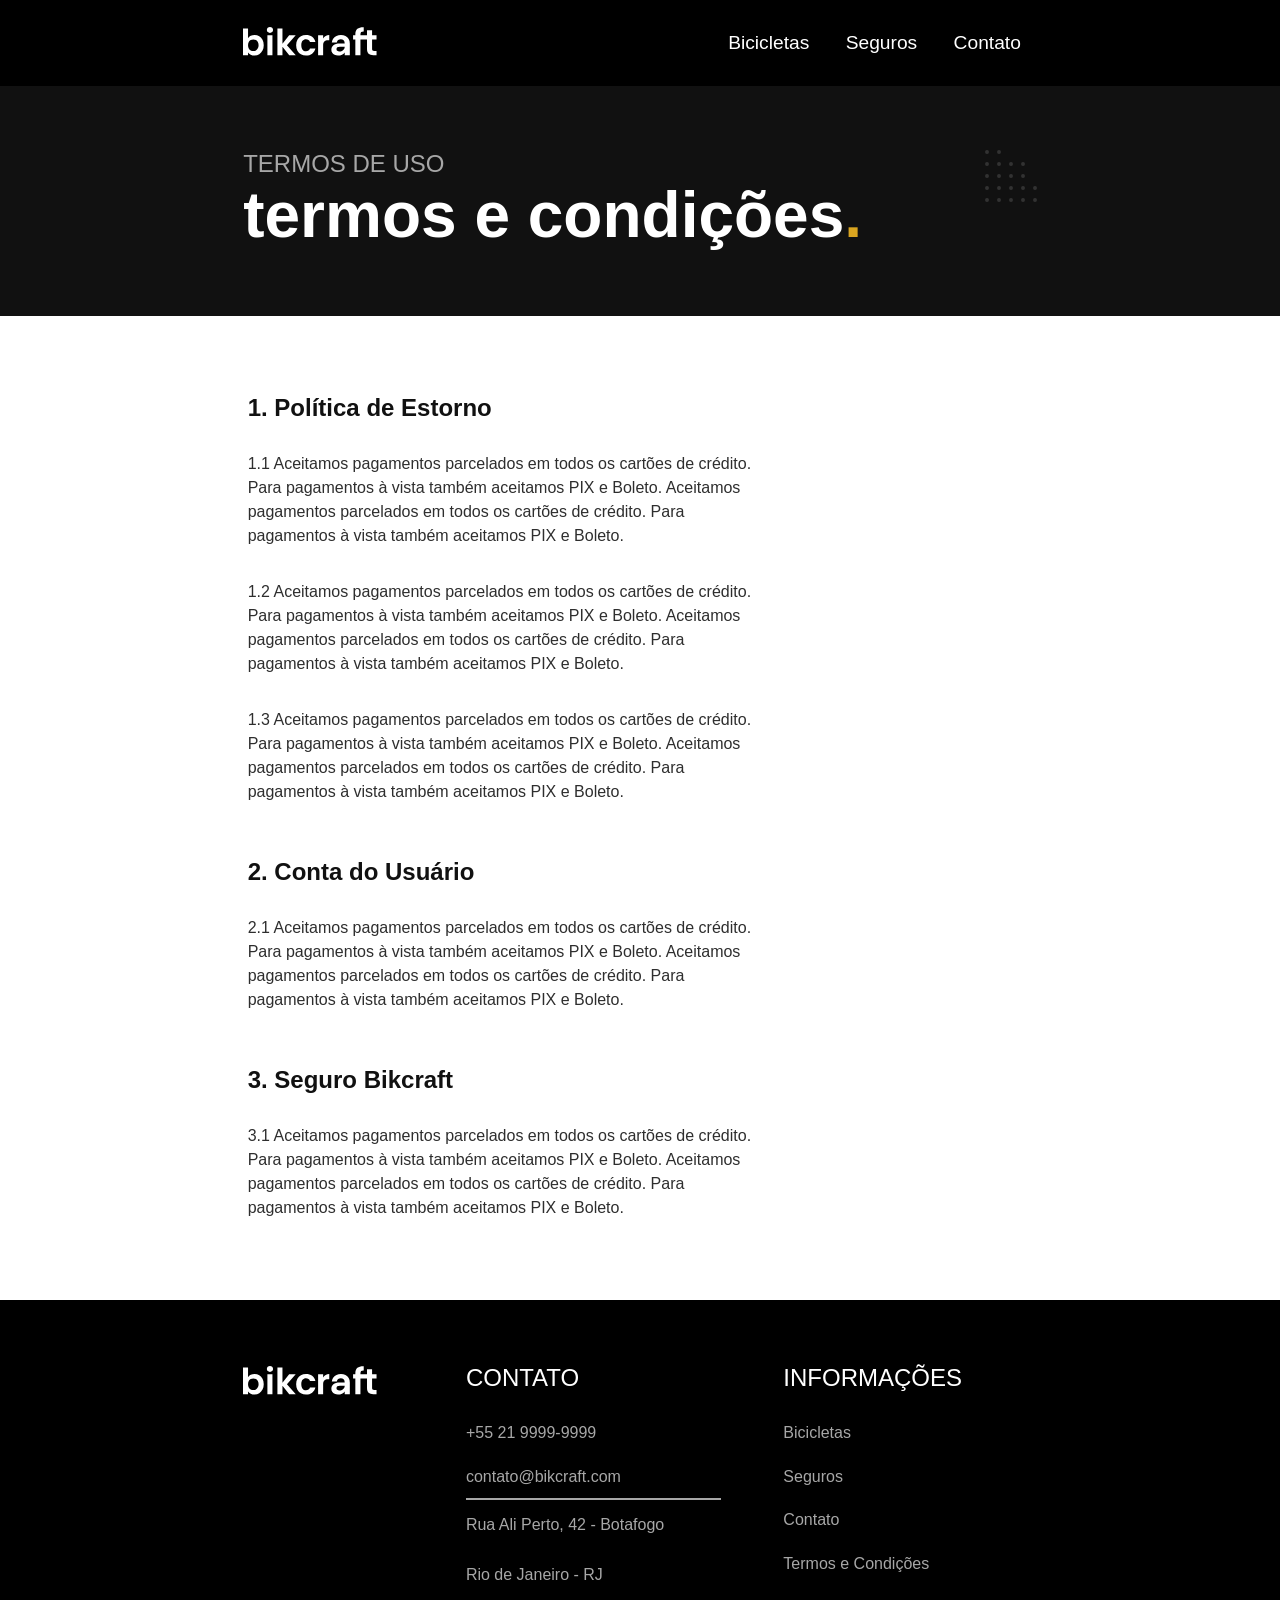
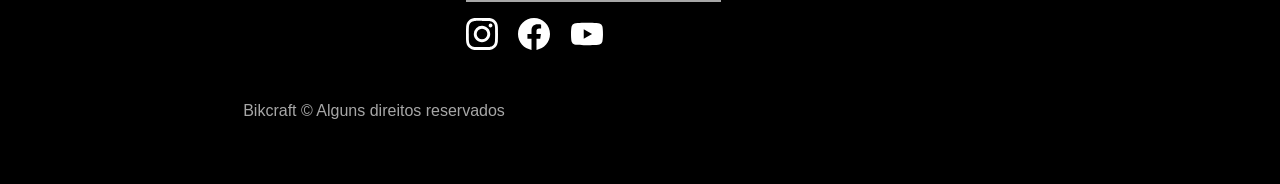
<file: termos.html>
<!DOCTYPE html>
<html lang="pt-br">
<head>
    <meta charset="UTF-8">
    <meta name="viewport" content="width=device-width, initial-scale=1.0">
    <title>Termos | Bikcraft</title>
    <link rel="stylesheet" href="assets/css/style.css">
    <link rel="stylesheet" href="assets/css/termos.css">
</head>
<body>
    <div class="home preto">
        <header class="margem-home">
            <a href="index.html"><img src="assets/img/bikcraft.svg" alt="Logo da Bikcraft"></a>
            <nav>
                <a href="bicicletas.html" class="navegacao1">Bicicletas</a>
                <a href="seguros.html" class="navegacao1">Seguros</a>
                <a href="contato.html" class="navegacao1">Contato</a>
            </nav>
        </header>
    </div>

    <section class="titulo cinza">
        <div class="margem-home">
            <p class="texto1 maiusculo" >termos de uso</p>
            <h1 class="tit-branco">termos e condições<span class="dot">.</span></h1>
        </div>
    </section>

    <section class="termos">
        <div class="margem-home padding-top d01">
            <h2>1. Política de Estorno</h2>
            <p>1.1 Aceitamos pagamentos parcelados em todos os cartões de crédito. Para pagamentos à vista também aceitamos PIX e Boleto. Aceitamos pagamentos parcelados em todos os cartões de crédito. Para pagamentos à vista também aceitamos PIX e Boleto.</p>

            <p>1.2 Aceitamos pagamentos parcelados em todos os cartões de crédito. Para pagamentos à vista também aceitamos PIX e Boleto. Aceitamos pagamentos parcelados em todos os cartões de crédito. Para pagamentos à vista também aceitamos PIX e Boleto.</p>

            <p>1.3 Aceitamos pagamentos parcelados em todos os cartões de crédito. Para pagamentos à vista também aceitamos PIX e Boleto. Aceitamos pagamentos parcelados em todos os cartões de crédito. Para pagamentos à vista também aceitamos PIX e Boleto.</p>
        </div>
        <div class="margem-home d02">
            <h2>2. Conta do Usuário</h2>
            <p>2.1 Aceitamos pagamentos parcelados em todos os cartões de crédito. Para pagamentos à vista também aceitamos PIX e Boleto. Aceitamos pagamentos parcelados em todos os cartões de crédito. Para pagamentos à vista também aceitamos PIX e Boleto.</p>
        </div>
        <div class="margem-home padding-bottom d03">
            <h2>3. Seguro Bikcraft</h2>
            <p>3.1 Aceitamos pagamentos parcelados em todos os cartões de crédito. Para pagamentos à vista também aceitamos PIX e Boleto. Aceitamos pagamentos parcelados em todos os cartões de crédito. Para pagamentos à vista também aceitamos PIX e Boleto.</p>
        </div>
    </section>
    <footer class="preto">
        <div class="margem-home margem-footer footer-div">
            <img src="assets/img/bikcraft.svg" alt="Logo da Bikcraft">
            <div class="contato">
                <h3 class="maiusculo">contato</h3>
                <a href="tel:+55 21 9999-9999">+55 21 9999-9999</a>
                <a href="mailto:contato@bikcraft.com">contato@bikcraft.com</a>
                <hr>
                <p>Rua Ali Perto, 42 - Botafogo</p>
                <p>Rio de Janeiro - RJ</p>
                <hr>
                <div>
                    <img src="assets/img/redes/instagram.svg" alt="Logo do Instagram">
                    <img src="assets/img/redes/facebook.svg" alt="Logo do Facebook">
                    <img src="assets/img/redes/youtube.svg" alt="Logo do Youtube">
                </div>
            </div>
            <div class="footer-infos">
                <h3 class="maiusculo">informações</h3>
                <a href="bicicletas.html">Bicicletas</a>
                <a href="seguros.html">Seguros</a>
                <a href="contato.html">Contato</a>
                <a href="termos.html">Termos e Condições</a>
            </div>
        </div>
        <span class="margem-home footer-direitos">Bikcraft © Alguns direitos reservados</span>
    </footer>
    <script src="./assets/js/script.js"></script>
</body>
</html>
</file>
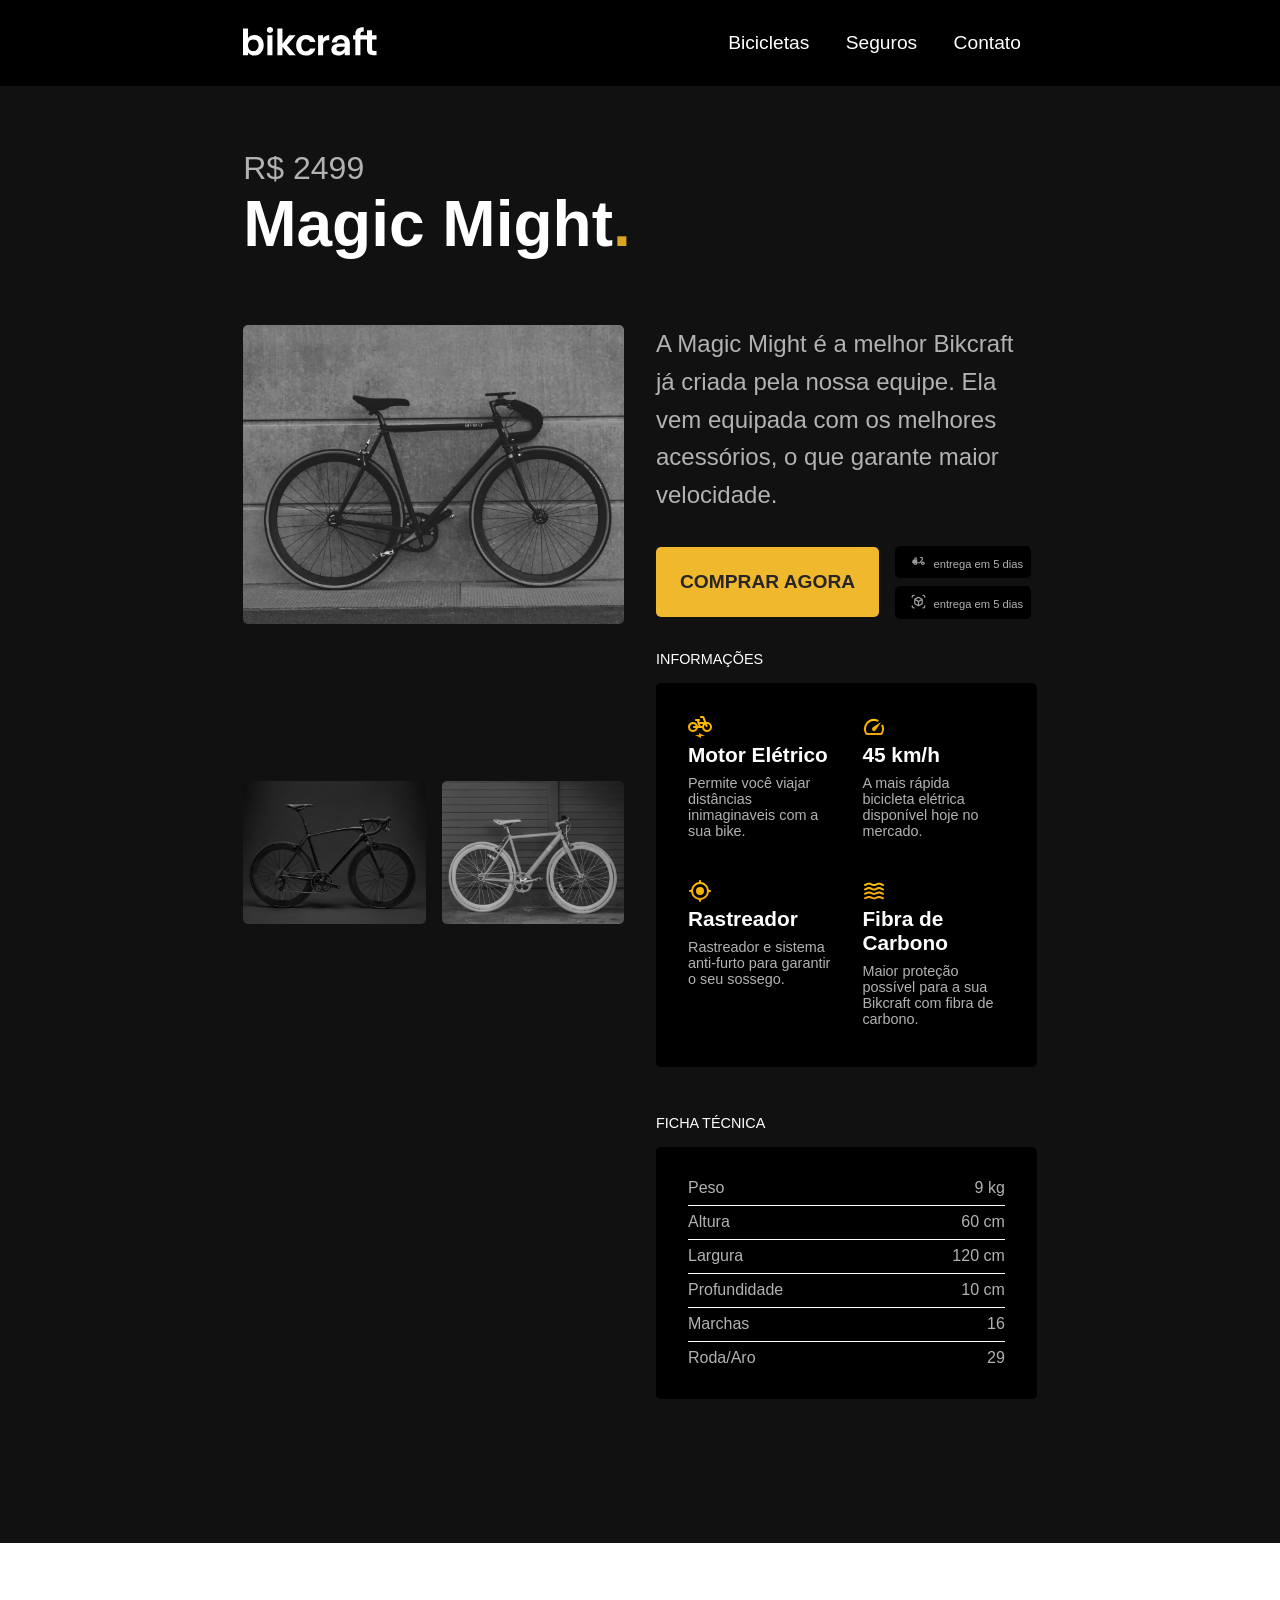
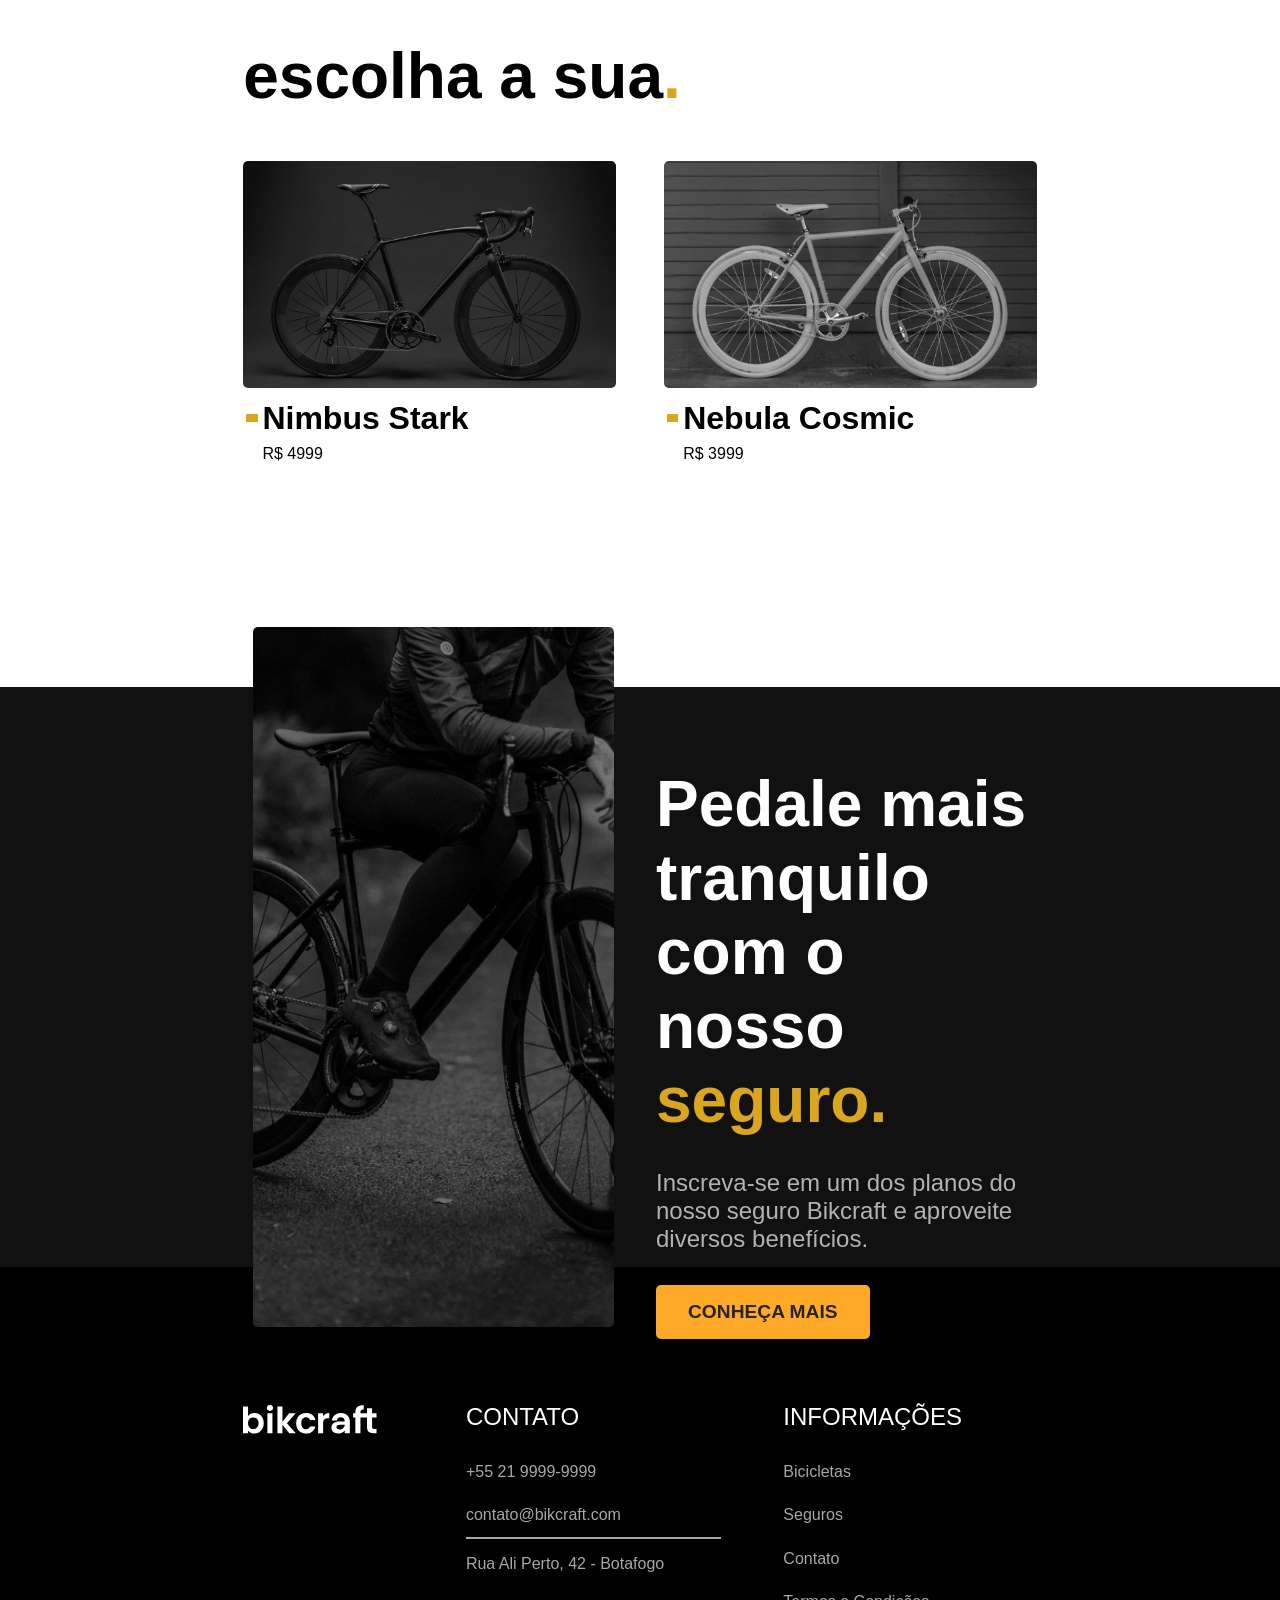
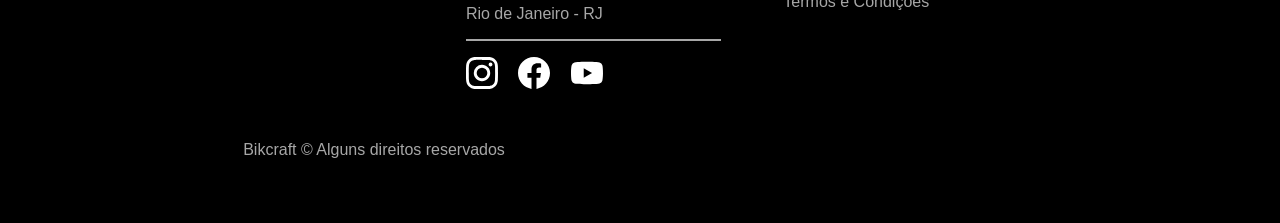
<file: bicicletas/magic.html>
<!DOCTYPE html>
<html lang="pt-br">

<head>
    <meta charset="UTF-8">
    <meta name="viewport" content="width=device-width, initial-scale=1.0">
    <title>Magic Might | Bikcraft</title>
    <link rel="stylesheet" href="../assets/css/style.css">
    <link rel="stylesheet" href="../assets/css/opcao-bicicleta.css">
</head>

<body>
    <div class="home preto">
        <header class="margem-home margem">
            <a href="../index.html"><img src="../assets/img/bikcraft.svg" alt="Logo da Bikcraft"></a>
            <nav>
                <a href="../bicicletas.html" class="navegacao1">Bicicletas</a>
                <a href="../seguros.html" class="navegacao1">Seguros</a>
                <a href="../contato.html" class="navegacao1">Contato</a>
            </nav>
        </header>
    </div>

    <section class="bike cinza">
        <div class="margem-home info-geral">
            <div>
                <p>R$ 2499</p>
                <h1 class="tit-branco">Magic Might<span class="dot">.</span></h1>
            </div>
            <div class="content">
                <div class="imagens">
                    <img src="../assets/img/bicicleta/nimbus2.jpg" alt="Bicicleta Preta no fundo cinza" class="img1">
                    <img src="../assets/img/bicicleta/nimbus1.jpg" alt="Bicicleta Preta no fundo preto" class="img2">
                    <img src="../assets/img/bicicleta/nimbus3.jpg" alt="Bicicleta Branca no fundo cinza">
                </div>
                <article class="infos">
                    <h2>A Magic Might é a melhor Bikcraft já criada pela nossa equipe. Ela vem equipada com os melhores acessórios, o que garante maior velocidade.</h2>
                    <div class="link">
                        <a href="../orcamento.html?opcao=bikcraft&item=magic" class="botao maiusculo">Comprar Agora</a>
                        <div>
                            <span><img src="../assets/img/icones/entrega.svg" alt="">entrega em 5 dias</span>
                            <br>
                            <span><img src="../assets/img/icones/estoque.svg" alt="">entrega em 5 dias</span>
                        </div>
                    </div>
                    <div class="caracteristicas">
                        <p class="maiusculo">informações</p>
                        <div class="grid-infos">
                            <div>
                                <img src="../assets/img/icones/eletrica.svg" alt="">
                                <h3>Motor Elétrico</h3>
                                <p>Permite você viajar distâncias inimaginaveis com a sua bike.</p>
                            </div>
                            <div>
                                <img src="../assets/img/icones/velocidade.svg" alt="">
                                <h3>45 km/h</h3>
                                <p>A mais rápida bicicleta elétrica disponível hoje no mercado.</p>
                            </div>
                            <div>
                                <img src="../assets/img/icones/rastreador.svg" alt="">
                                <h3>Rastreador</h3>
                                <p>Rastreador e sistema anti-furto para garantir o seu sossego.</p>
                            </div>
                            <div>
                                <img src="../assets/img/icones/carbono.svg" alt="">
                                <h3>Fibra de Carbono</h3>
                                <p>Maior proteção possível para a sua Bikcraft com fibra de carbono.</p>
                            </div>
                        </div>
                    </div>
                    <div class="ficha">
                        <p class="maiusculo">ficha técnica</p>
                        <div>
                            <ul>
                                <li>Peso</li>
                                <li class="end">9 kg</li>
                                <hr>
                                <li>Altura</li>
                                <li class="end">60 cm</li>
                                <hr>
                                <li>Largura</li>
                                <li class="end">120 cm</li>
                                <hr>
                                <li>Profundidade</li>
                                <li class="end">10 cm</li>
                                <hr>
                                <li>Marchas</li>
                                <li class="end">16</li>
                                <hr>
                                <li>Roda/Aro</li>
                                <li class="end">29</li>
                            </ul>
                        </div>
                    </div>
                </article>
            </div>
        </div>
    </section>

    <section class="outras margem-home">
        <h2 class="tit-preto">escolha a sua<span class="dot">.</span></h2>
        <div class="opcoes">
            <div class="opcao">
                <a href="../bicicletas/nimbus.html">
                    <img src="../assets/img/bicicletas/nimbus.jpg" alt="Bicicleta Nimbus Stark preta"><br>
                    <p>Nimbus Stark</p>
                    <span>R$ 4999</span>
                </a>
            </div>
            <div class="opcao">
                <a href="../bicicletas/nebula.html">
                    <img src="../assets/img/bicicletas/nebula.jpg" alt="Bicicleta Nebula Cosmic branca"><br>
                    <p>Nebula Cosmic</p>
                    <span>R$ 3999</span>
                </a>
            </div>
        </div>
    </section>

    <section class=" reflexao-margem cinza">
        <div class="margem-home reflexao">
            <img src="../assets/img/fotos/seguros.jpg" alt="Homem andando de bicicleta">
            <div>
                <h2>Pedale mais tranquilo com o nosso <span class="dot">seguro.</span></h2>
                <p>Inscreva-se em um dos planos do nosso seguro Bikcraft e aproveite diversos benefícios.</p>
                <a href="../seguros.html" class="botao maiusculo">conheça mais</a>
            </div>
        </div>
    </section>

    <footer class="preto">
        <div class="margem-home margem-footer footer-div">
            <img src="../assets/img/bikcraft.svg" alt="Logo da Bikcraft">
            <div class="contato">
                <h3 class="maiusculo">contato</h3>
                <a href="tel:+55 21 9999-9999">+55 21 9999-9999</a>
                <a href="mailto:contato@bikcraft.com">contato@bikcraft.com</a>
                <hr>
                <p>Rua Ali Perto, 42 - Botafogo</p>
                <p>Rio de Janeiro - RJ</p>
                <hr>
                <div>
                    <img src="../assets/img/redes/instagram.svg" alt="Logo do Instagram">
                    <img src="../assets/img/redes/facebook.svg" alt="Logo do Facebook">
                    <img src="../assets/img/redes/youtube.svg" alt="Logo do Youtube">
                </div>
            </div>
            <div class="footer-infos">
                <h3 class="maiusculo">informações</h3>
                <a href="#">Bicicletas</a>
                <a href="#">Seguros</a>
                <a href="#">Contato</a>
                <a href="#">Termos e Condições</a>
            </div>
        </div>
        <span class="margem-home footer-direitos">Bikcraft © Alguns direitos reservados</span>
    </footer>
    </div>
    <script src="../assets/js/script.js"></script>
</body>

</html>
</file>
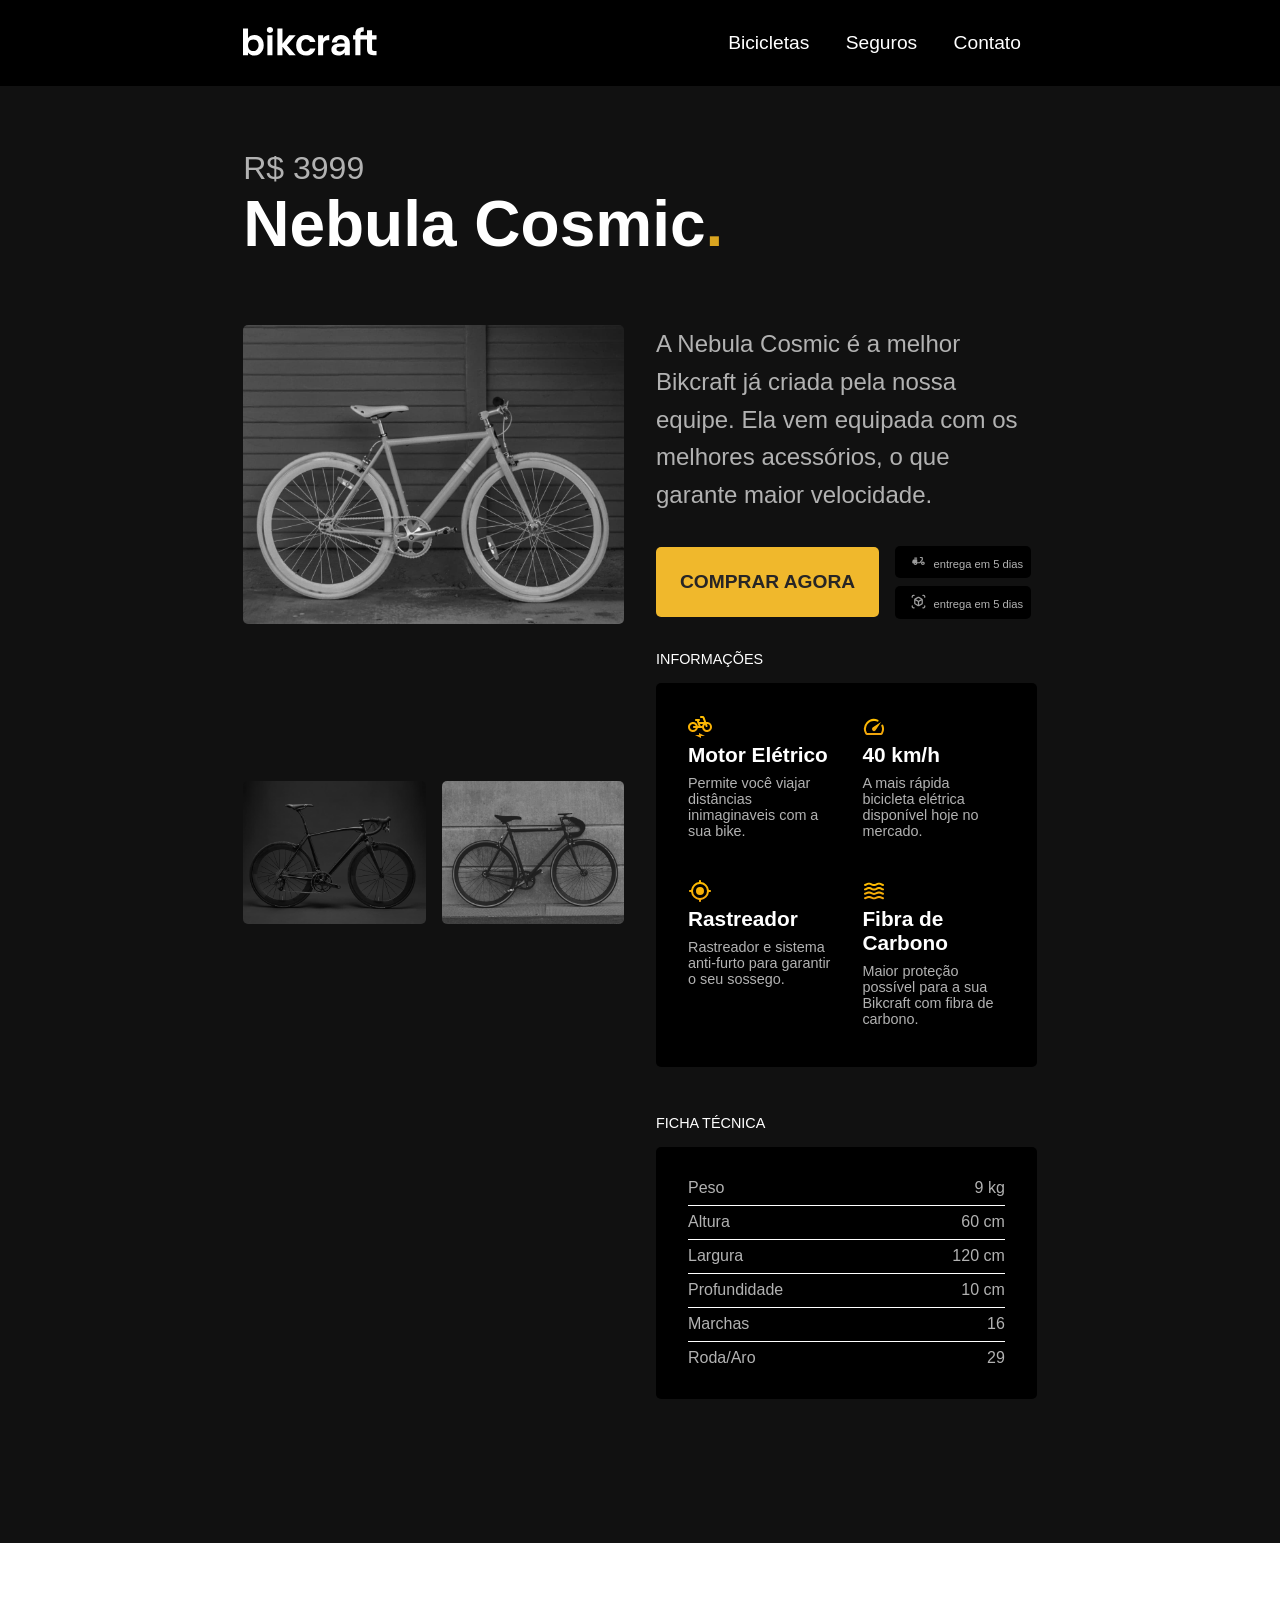
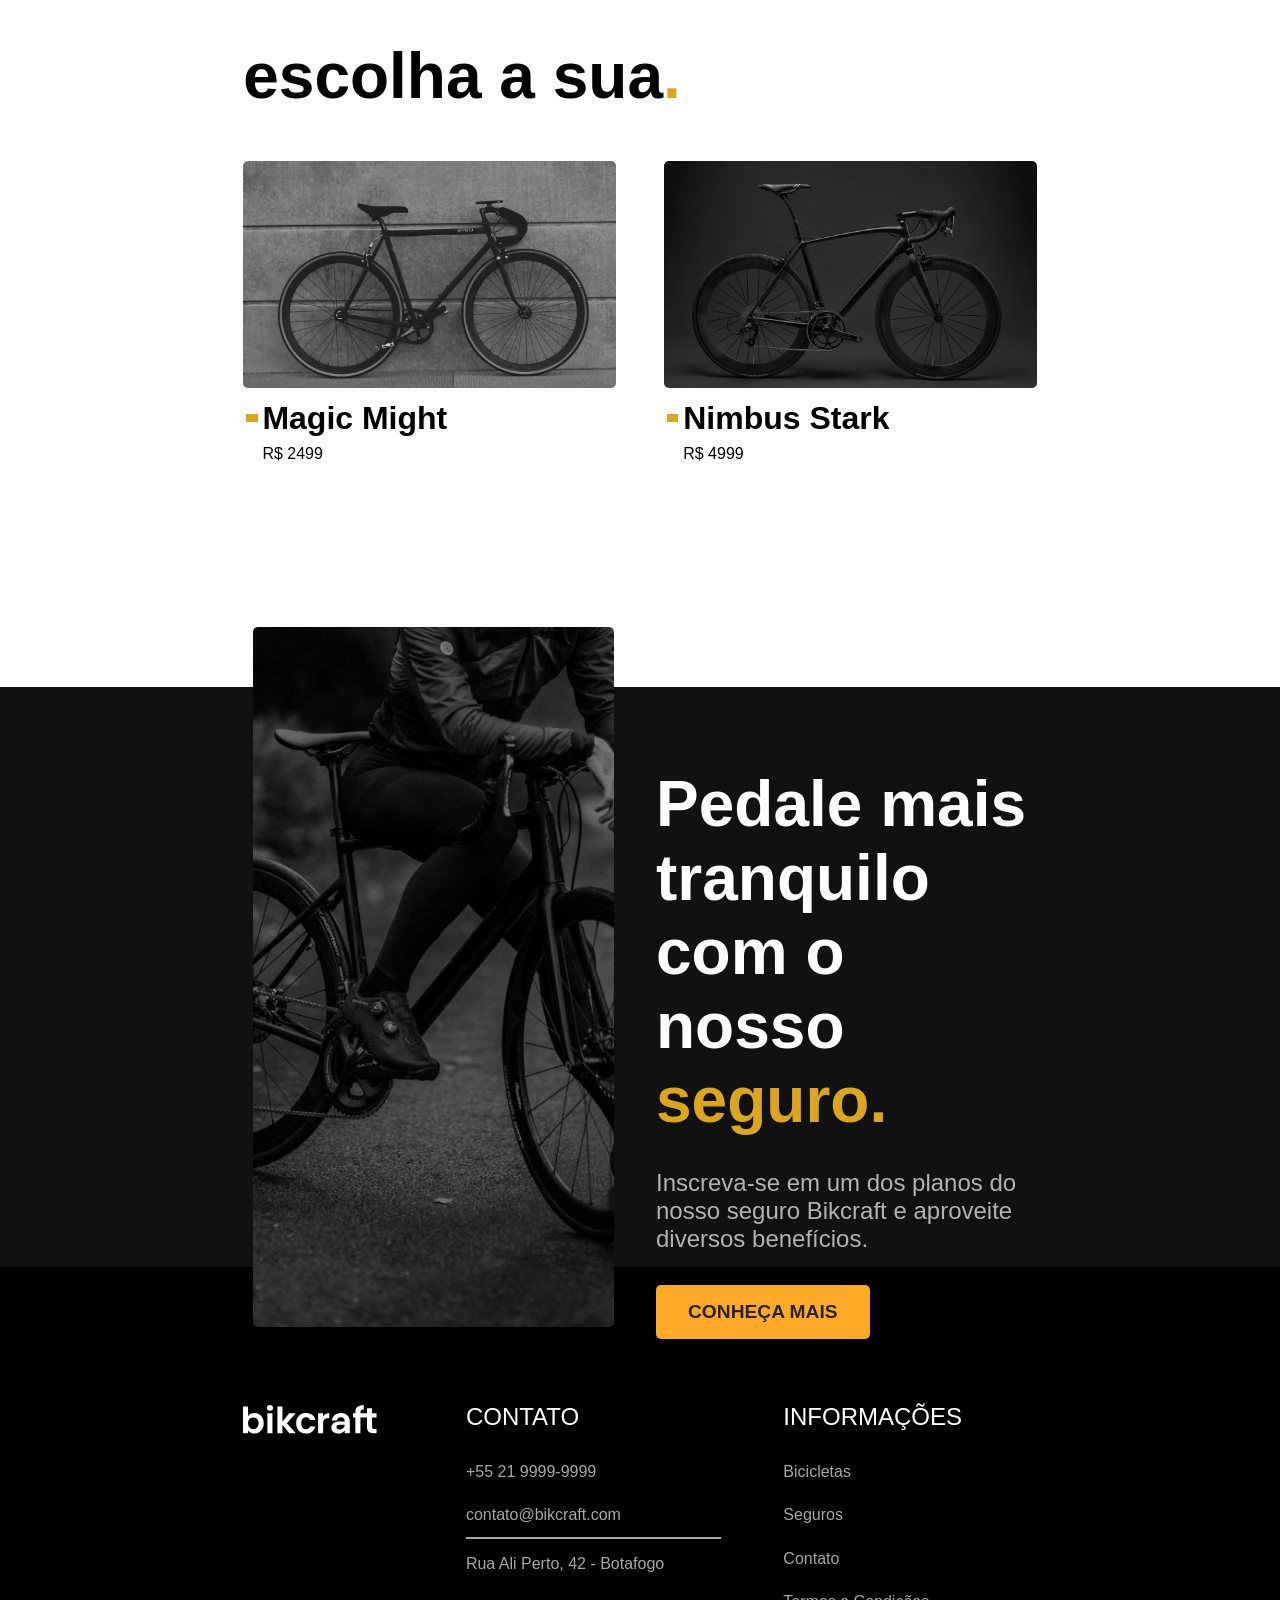
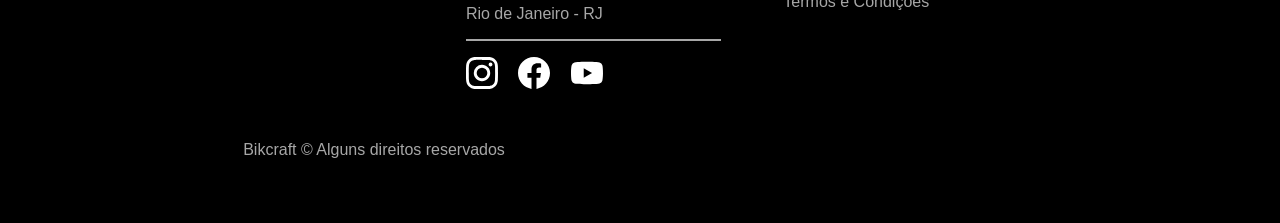
<file: bicicletas/nebula.html>
<!DOCTYPE html>
<html lang="pt-br">

<head>
    <meta charset="UTF-8">
    <meta name="viewport" content="width=device-width, initial-scale=1.0">
    <title>Nebula Cosmic | Bikcraft</title>
    <link rel="stylesheet" href="../assets/css/style.css">
    <link rel="stylesheet" href="../assets/css/opcao-bicicleta.css">
</head>

<body>
    <div class="home preto">
        <header class="margem-home margem">
            <a href="../index.html"><img src="../assets/img/bikcraft.svg" alt="Logo da Bikcraft"></a>
            <nav>
                <a href="../bicicletas.html" class="navegacao1">Bicicletas</a>
                <a href="../seguros.html" class="navegacao1">Seguros</a>
                <a href="../contato.html" class="navegacao1">Contato</a>
            </nav>
        </header>
    </div>

    <section class="bike cinza">
        <div class="margem-home info-geral">
            <div>
                <p>R$ 3999</p>
                <h1 class="tit-branco">Nebula Cosmic<span class="dot">.</span></h1>
            </div>
            <div class="content">
                <div class="imagens">
                    <img src="../assets/img/bicicleta/nimbus3.jpg" alt="Branca Preta no fundo cinza" class="img1">
                    <img src="../assets/img/bicicleta/nimbus1.jpg" alt="Bicicleta Preta no fundo preto" class="img2">
                    <img src="../assets/img/bicicleta/nimbus2.jpg" alt="Bicicleta Preta no fundo cinza">
                </div>
                <article class="infos">
                    <h2>A Nebula Cosmic é a melhor Bikcraft já criada pela nossa equipe. Ela vem equipada com os melhores acessórios, o que garante maior velocidade.</h2>
                    <div class="link">
                        <a href="../orcamento.html?opcao=bikcraft&item=nebula" class="botao maiusculo">Comprar Agora</a>
                        <div>
                            <span><img src="../assets/img/icones/entrega.svg" alt="">entrega em 5 dias</span>
                            <br>
                            <span><img src="../assets/img/icones/estoque.svg" alt="">entrega em 5 dias</span>
                        </div>
                    </div>
                    <div class="caracteristicas">
                        <p class="maiusculo">informações</p>
                        <div class="grid-infos">
                            <div>
                                <img src="../assets/img/icones/eletrica.svg" alt="">
                                <h3>Motor Elétrico</h3>
                                <p>Permite você viajar distâncias inimaginaveis com a sua bike.</p>
                            </div>
                            <div>
                                <img src="../assets/img/icones/velocidade.svg" alt="">
                                <h3>40 km/h</h3>
                                <p>A mais rápida bicicleta elétrica disponível hoje no mercado.</p>
                            </div>
                            <div>
                                <img src="../assets/img/icones/rastreador.svg" alt="">
                                <h3>Rastreador</h3>
                                <p>Rastreador e sistema anti-furto para garantir o seu sossego.</p>
                            </div>
                            <div>
                                <img src="../assets/img/icones/carbono.svg" alt="">
                                <h3>Fibra de Carbono</h3>
                                <p>Maior proteção possível para a sua Bikcraft com fibra de carbono.</p>
                            </div>
                        </div>
                    </div>
                    <div class="ficha">
                        <p class="maiusculo">ficha técnica</p>
                        <div>
                            <ul>
                                <li>Peso</li>
                                <li class="end">9 kg</li>
                                <hr>
                                <li>Altura</li>
                                <li class="end">60 cm</li>
                                <hr>
                                <li>Largura</li>
                                <li class="end">120 cm</li>
                                <hr>
                                <li>Profundidade</li>
                                <li class="end">10 cm</li>
                                <hr>
                                <li>Marchas</li>
                                <li class="end">16</li>
                                <hr>
                                <li>Roda/Aro</li>
                                <li class="end">29</li>
                            </ul>
                        </div>
                    </div>
                </article>
            </div>
        </div>
    </section>

    <section class="outras margem-home">
        <h2 class="tit-preto">escolha a sua<span class="dot">.</span></h2>
        <div class="opcoes">
            <div class="opcao">
                <a href="../bicicletas/magic.html">
                    <img src="../assets/img/bicicletas/magic.jpg" alt="Bicicleta Magic Might preta"><br>
                    <p>Magic Might</p>
                    <span>R$ 2499</span>
                </a>
            </div>
            <div class="opcao">
                <a href="../bicicletas/nimbus.html">
                    <img src="../assets/img/bicicletas/nimbus.jpg" alt="Bicicleta Nimbus Stark preta"><br>
                    <p>Nimbus Stark</p>
                    <span>R$ 4999</span>
                </a>
            </div>
        </div>
    </section>

    <section class=" reflexao-margem cinza">
        <div class="margem-home reflexao">
            <img src="../assets/img/fotos/seguros.jpg" alt="Homem andando de bicicleta">
            <div>
                <h2>Pedale mais tranquilo com o nosso <span class="dot">seguro.</span></h2>
                <p>Inscreva-se em um dos planos do nosso seguro Bikcraft e aproveite diversos benefícios.</p>
                <a href="../seguros.html" class="botao maiusculo">conheça mais</a>
            </div>
        </div>
    </section>

    <footer class="preto">
        <div class="margem-home margem-footer footer-div">
            <img src="../assets/img/bikcraft.svg" alt="Logo da Bikcraft">
            <div class="contato">
                <h3 class="maiusculo">contato</h3>
                <a href="tel:+55 21 9999-9999">+55 21 9999-9999</a>
                <a href="mailto:contato@bikcraft.com">contato@bikcraft.com</a>
                <hr>
                <p>Rua Ali Perto, 42 - Botafogo</p>
                <p>Rio de Janeiro - RJ</p>
                <hr>
                <div>
                    <img src="../assets/img/redes/instagram.svg" alt="Logo do Instagram">
                    <img src="../assets/img/redes/facebook.svg" alt="Logo do Facebook">
                    <img src="../assets/img/redes/youtube.svg" alt="Logo do Youtube">
                </div>
            </div>
            <div class="footer-infos">
                <h3 class="maiusculo">informações</h3>
                <a href="#">Bicicletas</a>
                <a href="#">Seguros</a>
                <a href="#">Contato</a>
                <a href="#">Termos e Condições</a>
            </div>
        </div>
        <span class="margem-home footer-direitos">Bikcraft © Alguns direitos reservados</span>
    </footer>
    </div>
    <script src="../assets/js/script.js"></script>
</body>

</html>
</file>
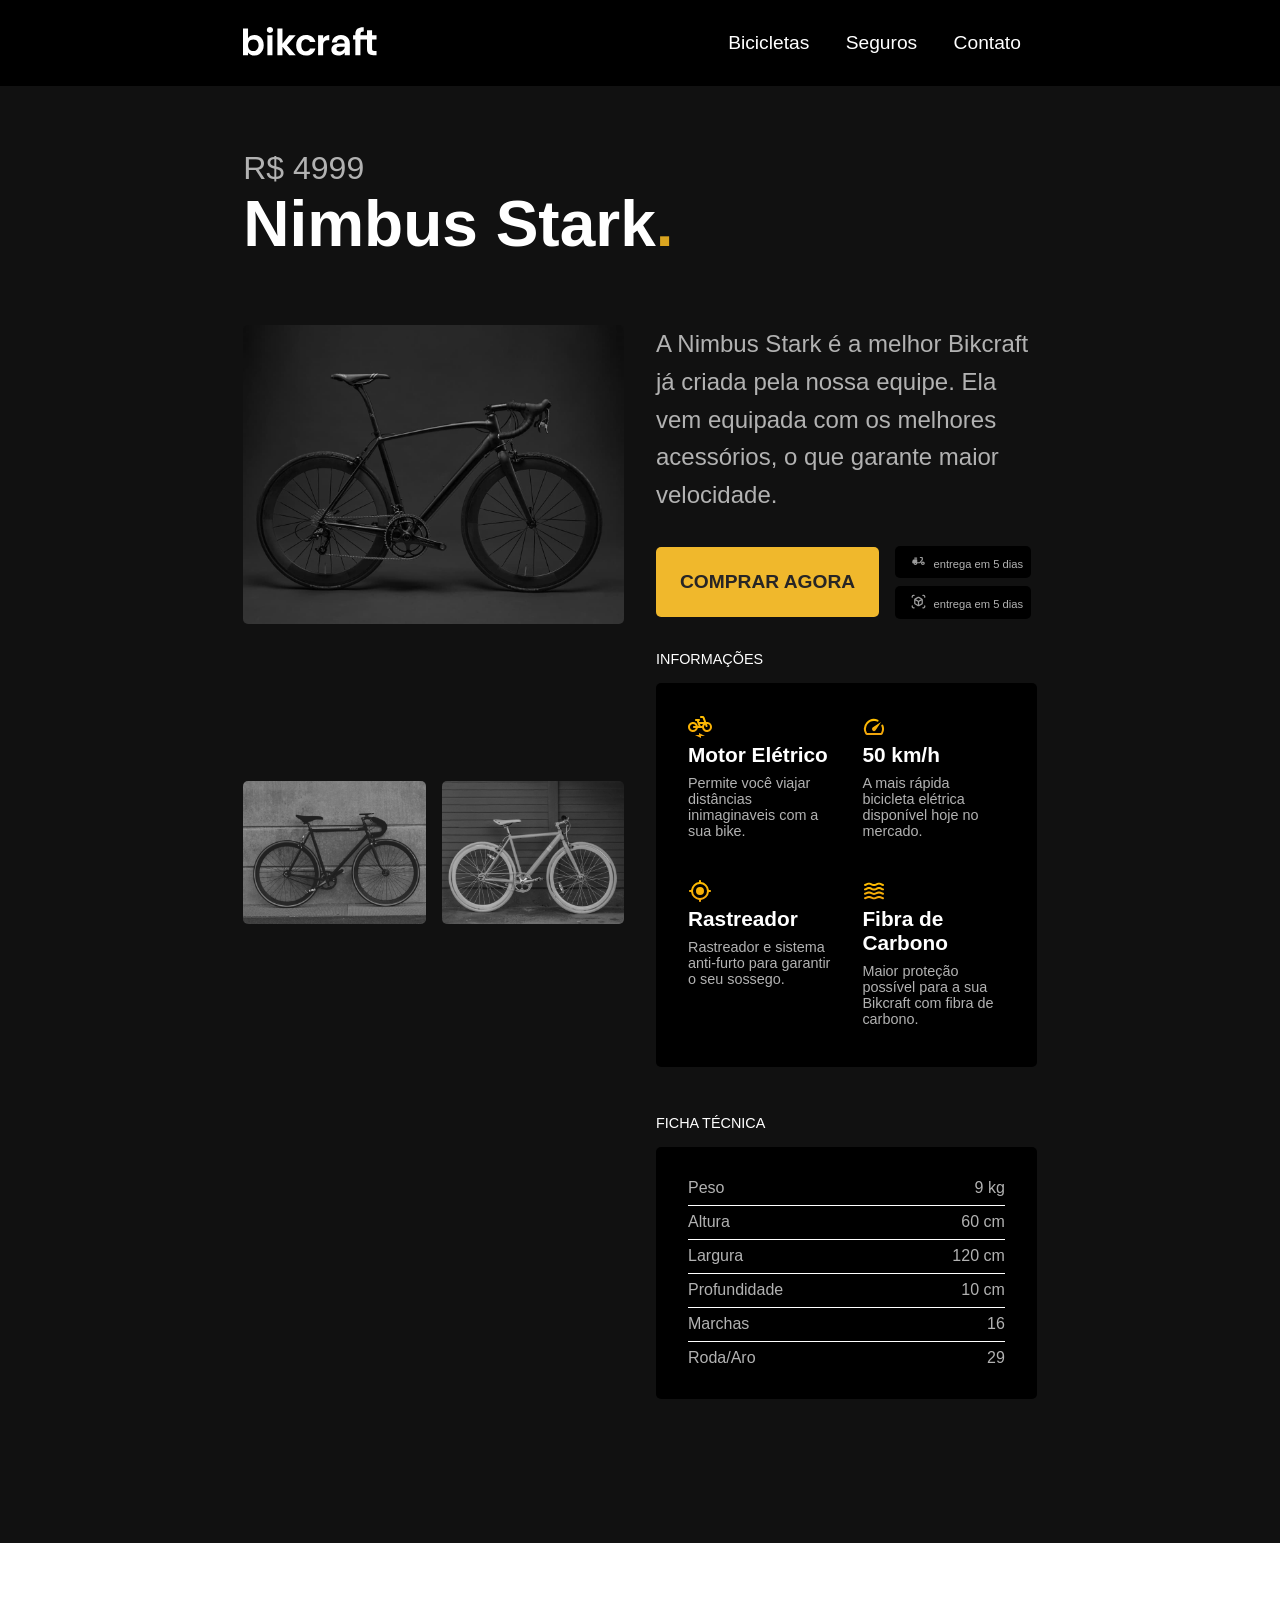
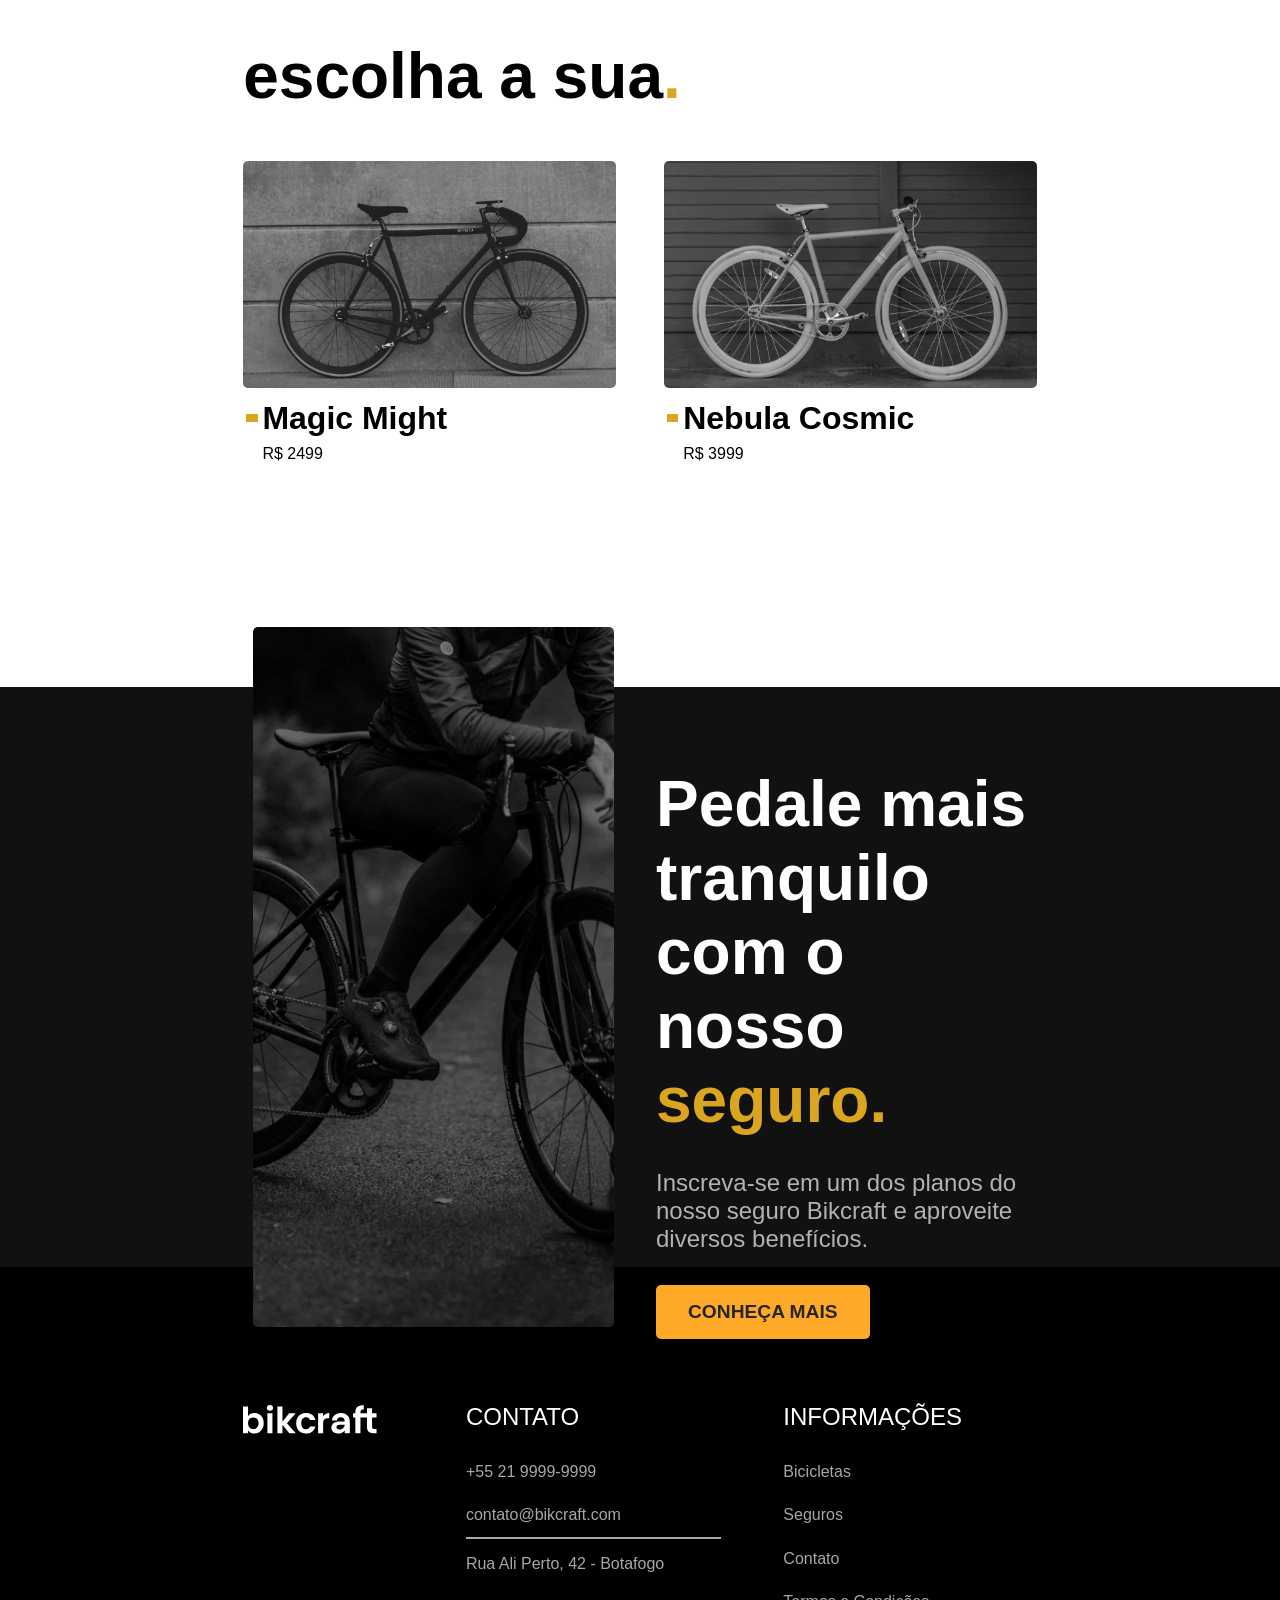
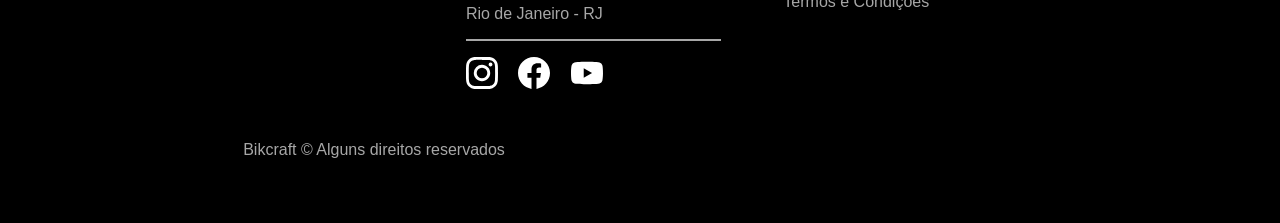
<file: bicicletas/nimbus.html>
<!DOCTYPE html>
<html lang="pt-br">

<head>
    <meta charset="UTF-8">
    <meta name="viewport" content="width=device-width, initial-scale=1.0">
    <title>Nimbus Stark | Bikcraft</title>
    <link rel="stylesheet" href="../assets/css/style.css">
    <link rel="stylesheet" href="../assets/css/opcao-bicicleta.css">
</head>

<body>
    <div class="home preto">
        <header class="margem-home margem">
            <a href="../index.html"><img src="../assets/img/bikcraft.svg" alt="Logo da Bikcraft"></a>
            <nav>
                <a href="../bicicletas.html" class="navegacao1">Bicicletas</a>
                <a href="../seguros.html" class="navegacao1">Seguros</a>
                <a href="../contato.html" class="navegacao1">Contato</a>
            </nav>
        </header>
    </div>

    <section class="bike cinza">
        <div class="margem-home info-geral">
            <div>
                <p>R$ 4999</p>
                <h1 class="tit-branco">Nimbus Stark<span class="dot">.</span></h1>
            </div>
            <div class="content">
                <div class="imagens">
                    <img src="../assets/img/bicicleta/nimbus1.jpg" alt="Bicicleta Preta no fundo preto" class="img1">
                    <img src="../assets/img/bicicleta/nimbus2.jpg" alt="Bicicleta Preta no fundo cinza" class="img2">
                    <img src="../assets/img/bicicleta/nimbus3.jpg" alt="Bicicleta Branca no fundo cinza">
                </div>
                <article class="infos">
                    <h2>A Nimbus Stark é a melhor Bikcraft já criada pela nossa equipe. Ela vem equipada com os melhores
                        acessórios, o que garante maior velocidade.</h2>
                    <div class="link">
                        <a href="../orcamento.html?opcao=bikcraft&item=nimbus" class="botao maiusculo">Comprar Agora</a>
                        <div>
                            <span><img src="../assets/img/icones/entrega.svg" alt="">entrega em 5 dias</span>
                            <br>
                            <span><img src="../assets/img/icones/estoque.svg" alt="">entrega em 5 dias</span>
                        </div>
                    </div>
                    <div class="caracteristicas">
                        <p class="maiusculo">informações</p>
                        <div class="grid-infos">
                            <div>
                                <img src="../assets/img/icones/eletrica.svg" alt="">
                                <h3>Motor Elétrico</h3>
                                <p>Permite você viajar distâncias inimaginaveis com a sua bike.</p>
                            </div>
                            <div>
                                <img src="../assets/img/icones/velocidade.svg" alt="">
                                <h3>50 km/h</h3>
                                <p>A mais rápida bicicleta elétrica disponível hoje no mercado.</p>
                            </div>
                            <div>
                                <img src="../assets/img/icones/rastreador.svg" alt="">
                                <h3>Rastreador</h3>
                                <p>Rastreador e sistema anti-furto para garantir o seu sossego.</p>
                            </div>
                            <div>
                                <img src="../assets/img/icones/carbono.svg" alt="">
                                <h3>Fibra de Carbono</h3>
                                <p>Maior proteção possível para a sua Bikcraft com fibra de carbono.</p>
                            </div>
                        </div>
                    </div>
                    <div class="ficha">
                        <p class="maiusculo">ficha técnica</p>
                        <div>
                            <ul>
                                <li>Peso</li>
                                <li class="end">9 kg</li>
                                <hr>
                                <li>Altura</li>
                                <li class="end">60 cm</li>
                                <hr>
                                <li>Largura</li>
                                <li class="end">120 cm</li>
                                <hr>
                                <li>Profundidade</li>
                                <li class="end">10 cm</li>
                                <hr>
                                <li>Marchas</li>
                                <li class="end">16</li>
                                <hr>
                                <li>Roda/Aro</li>
                                <li class="end">29</li>
                            </ul>
                        </div>
                    </div>
                </article>
            </div>
        </div>
    </section>

    <section class="outras margem-home">
        <h2 class="tit-preto">escolha a sua<span class="dot">.</span></h2>
        <div class="opcoes">
            <div class="opcao">
                <a href="../bicicletas/magic.html">
                    <img src="../assets/img/bicicletas/magic.jpg" alt="Bicicleta Magic Might preta"><br>
                    <p>Magic Might</p>
                    <span>R$ 2499</span>
                </a>
            </div>
            <div class="opcao">
                <a href="../bicicletas/nebula.html">
                    <img src="../assets/img/bicicletas/nebula.jpg" alt="Bicicleta Nebula Cosmic branca"><br>
                    <p>Nebula Cosmic</p>
                    <span>R$ 3999</span>
                </a>
            </div>
        </div>
    </section>

    <section class=" reflexao-margem cinza">
        <div class="margem-home reflexao">
            <img src="../assets/img/fotos/seguros.jpg" alt="Homem andando de bicicleta">
            <div>
                <h2>Pedale mais tranquilo com o nosso <span class="dot">seguro.</span></h2>
                <p>Inscreva-se em um dos planos do nosso seguro Bikcraft e aproveite diversos benefícios.</p>
                <a href="../seguros.html" class="botao maiusculo">conheça mais</a>
            </div>
        </div>
    </section>

    <footer class="preto">
        <div class="margem-home margem-footer footer-div">
            <img src="../assets/img/bikcraft.svg" alt="Logo da Bikcraft">
            <div class="contato">
                <h3 class="maiusculo">contato</h3>
                <a href="tel:+55 21 9999-9999">+55 21 9999-9999</a>
                <a href="mailto:contato@bikcraft.com">contato@bikcraft.com</a>
                <hr>
                <p>Rua Ali Perto, 42 - Botafogo</p>
                <p>Rio de Janeiro - RJ</p>
                <hr>
                <div>
                    <img src="../assets/img/redes/instagram.svg" alt="Logo do Instagram">
                    <img src="../assets/img/redes/facebook.svg" alt="Logo do Facebook">
                    <img src="../assets/img/redes/youtube.svg" alt="Logo do Youtube">
                </div>
            </div>
            <div class="footer-infos">
                <h3 class="maiusculo">informações</h3>
                <a href="#">Bicicletas</a>
                <a href="#">Seguros</a>
                <a href="#">Contato</a>
                <a href="#">Termos e Condições</a>
            </div>
        </div>
        <span class="margem-home footer-direitos">Bikcraft © Alguns direitos reservados</span>
    </footer>
    </div>
    <script src="../assets/js/script.js"></script>
</body>

</html>
</file>
<file: assets/css/style.css>
.margem-home{
    margin:0 19%;
    position:relative;
}
img{
    max-width:100%;
}

body{
    margin:0;
    font-family: Arial, Helvetica, sans-serif;
}

header{
    display:grid;
    grid-template-columns: 1fr 1fr;
    place-items: center start;
} 
header nav{
    place-self: end;
    padding:2rem 0
}
header nav a{
    margin:0 1rem;
    display:inline-block;
    color:#fff;
    font-size:1.2rem;
    text-decoration:none;
    position:relative;
}
header nav a::after{
    content:'';
    height:2px;
    background:black;
    position:absolute;
    left:0;
    bottom:-0.1rem;
}
header nav a:hover::after{
    content:'';
    height:2px;
    background:white;
    position:absolute;
    left:0;
    bottom:-0.1rem;
    animation:sublinhado 0.5s both;
}

@keyframes sublinhado{
    to{
        width:100%
    }
    from{
        width:0%
    }
}

footer{
    padding-bottom:4rem;
}
.footer-div{
    display:grid;
    grid-template-columns: 20% 1fr 1fr;
    color:#a7a7a7;
    gap:4rem
}
.margem-footer{
    padding-top:4rem;
    padding-bottom: 3rem;
}
.contato{
    display:flex;
    flex-direction: column;
}
.footer-infos{
    display:flex;
    flex-direction: column;
}
.contato hr{
    width:100%;
    border:1px solid;
}
.contato p{
    margin:1rem 0
}
.contato div img{
    margin-right:1rem;
    margin-top:1rem
}
footer a{
    text-decoration:none;
    color:#a7a7a7;
    margin:0.8rem 0;
}
footer a:first-of-type{
    margin-top:2rem;
}

footer a:hover{
    color: #d1cfcf;
}
footer h3{
    margin-top:0;
    font-size:1.5rem;
    color:white;
    font-weight: 200;
}

.footer-direitos{
    color:#a7a7a7;
}
.preto{
    background:#000
}
.branco{
    background:#fff
}
.cinza{
    background: #111;
}
.cinza-claro{
    background:#f7f7f7
}
.tit-branco{
    color:#fff;
    font-size:4rem;
}
.tit-preto{
    color:#000;
    font-size:4rem;
}
.tit-prata{
    margin:2rem 0;
    font-size:2rem;
    color:#a7a7a7
}
.tit-ouro{
    margin:2rem 0;
    font-size:2rem;
    color:goldenrod
}

.texto1{
    font-size:1.5rem;
    color:#a7a7a7
}
.texto2{
    font-size:1.5rem;
    color:#fff
}
.botao{
    padding:1rem 2rem;
    text-decoration:none;
    font-size:1.2rem;
    display:inline-block;
    color:rgb(39, 37, 37);
    font-weight: bold;
    border-radius:5px;
}
.maiusculo{
    text-transform: uppercase;
}
.dot{
    color:goldenrod;
}

.esquerda{
    border-left:1px solid #d1cfcf
}
.baixo{
    border-bottom:1px solid #d1cfcf
}
.cima{
    border-top:1px solid #d1cfcf
}
.direita{
    border-right:1px solid #d1cfcf
}
.ativo::after{
    content:'';
    width:100%;
    height:2px;
    background:white;
    position:absolute;
    left:0;
    bottom:-0.1rem;
}

@media (max-width:768px){
    nav{
        display:flex;
        flex-direction: column;
        gap:1rem;
        padding-bottom:0
    }
    .footer-div{
        margin:0 2rem
    }

}
</file>
<file: assets/css/index.css>
/* PAGINA PRINCIPAL */
.home{
    display:grid;
    grid-template-rows: auto auto;
}

.introducao{
    display:grid;
    grid-template-columns: 1fr 1fr;
    place-items: center;
    gap:2.5rem;
    position:relative;
}
.introducao::after{
    content: url(../img/dec/bottom-left.svg);
    position:absolute;
    bottom:2rem;
    left:-28%
}
.img{
    position:absolute;
    width:50%;
    height:95%;
    right:0;
}
.img img{
    display:flex;
    width:100%;
    height:auto;
    border-radius:5px;
}
.home-tit{
    padding:7rem 0
}
.home-tit a{
    background:rgb(240, 184, 44);
}
.home-tit a:hover{
    background: rgb(255, 169, 40);
}

.escolha{
    margin:12rem 0
}

.opcoes{
    display:grid;
    grid-template-columns: 1fr 1fr 1fr;
    gap:3rem;
    margin:3rem 12%
}
.opcao a{
    text-decoration: none;
    color:black;
}
.opcao img{
    border-radius:5px;
}
.opcao span, .opcao p{
    margin: 0.5rem 1.2rem;
    display:block
}
.opcao p{
    font-size:2rem;
    font-weight: bold;
    position:relative;  
    transition:0.5s ease;
}
.opcao p::before{
    content:'';
    width:0.7rem;
    height:0.5rem;
    background:goldenrod;
    position:absolute;
    top:40%;
    left:-1rem;
    transition:0.5s ease;
}
.opcao:hover.opcao p::before{
    width:1.5rem;
    left:-1.8rem
}
.opcao:hover.opcao p{
    margin-left:2rem;
}

.tecno{
    display:grid;
    grid-template-columns: 1fr 1fr;
    position:relative;
    gap:8rem
}
.img-tecno{
    position:absolute;
    width:50%;
    height:100%;
    right:0;
    top:-10%
}
.img-tecno img{
    display:flex;
    width:100%;
    height:120%;
    border-radius:5px;
}
.tecno article{
    display:grid;
    grid-template-columns: 1fr 1fr;
    gap:1rem
}
.tecno-info{
    margin-bottom:2rem;
    margin-top:4rem;
}
.tecno-info h2{
    margin-top:0.5rem
}
.tecno-info a{
    text-decoration:none;
    color:goldenrod;
    font-size:1.5rem;
    border-bottom:4px solid goldenrod;
}
.tecno-info a:hover{
    text-decoration:none;
    color: white;
    font-size:1.5rem;
    border-bottom:4px solid white;
}

.tecno-info article p{
    font-size:1rem;
    margin:0.1rem
}
.tecno-info article h3{
    font-size:1.2rem;
    color:white;
    font-weight: bold;
    margin:0.5rem 0
}
.tecno-info article img{
    width:1.5rem
}
.parceiros{
    margin:8rem 0
}
.empresas{
    display:grid;
    grid-template-columns: repeat(4, 1fr);
    margin:3rem 12%;
}
.empresas img{
    padding:3rem 6rem;
    width:12rem;
    height:3rem
}

.reflexao{
    display:grid;
    grid-template-columns: 1fr 1fr;
    margin-bottom: 0;                                                                                       
}
.reflexao img{
    object-fit:cover;
    height:500px;
    width:100%
}

.reflexao div{
    background:rgb(243, 183, 33);
}
.reflexao p{
    font-style: italic;
    font-size: 2rem;
    width:50%;
    margin:2rem 4rem;
    font-family: "Merriweather", serif;
    font-weight: 900;
    margin-top:10rem;
    color:rgb(53, 38, 0);
    position:relative
}
.reflexao span{
    margin:0 4rem;
    font-weight: bold;
    color: #583f1d;
    font-size:1.2rem
}
.reflexao p::before{
    content: '"';
    font-family:"Merriweather", serif;
    font-size:4rem;
    position:absolute;
    left:-2.5rem;
    top:-0.8rem;
    color:rgb(214, 159, 19)
}
.reflexao p::after{
    content: '"';
    font-family: "Merriweather", serif;
    font-size:4rem;
    position:absolute;
    left:4.5rem;
    bottom:-2.0rem;
    color:rgb(214, 159, 19)
}
.seguros-home{
    padding-bottom:4rem;
}
.seguros-home h2{
    margin-top: 0;
    padding-top:3rem;
}
.seguros-opcoes-home{
    display:grid;
    grid-template-columns:auto auto;
    gap:2rem;
    place-items: center;
}

.prata-home{
    width:auto;
    height:auto;
    display:grid;
    grid-template-columns: auto auto;
    border-radius:5px;
}
.prata-home div{
    margin:3rem 4rem;
}
.prata-home .check a{
    display: inline-block;
    margin-top:1rem;
    padding:1rem 1.5rem;
    border-radius:5px;
    background:#a7a7a7;
    color:white;
    text-decoration: none;
    font-weight: 500;
}
.prata-home .check a:hover{
    background: #8b8b8b;
}
.preco-home{
    place-self: start end;
}
.preco-home p{
    margin-bottom:0
}
.preco-home span{
    font-size:0.8rem;
    position:absolute;
    top:-2rem;
    right:0
}
.check p{
    font-size:1.2rem
}
.ouro-home{
    width:auto;
    height:auto;
    display:grid;
    grid-template-columns: auto auto;
    border-radius:5px;
    margin-bottom:0
}
.ouro-home div{
    margin:3rem 4rem;
}
.preco-home{
    align-items: end;
}
.preco-home p{
    margin-bottom:0;
    margin-top:0;
    font-size:1.7rem
}
.preco-home span{
    font-size:0.8rem
}
.check p{
    font-size:1.2rem;
    position:relative;
}
.check p::before{
    content: url(../img/icones/lista.svg);
    position:absolute;
    left:-1.3rem
}
.check{
    margin-top:1rem !important;
}
.ouro-home .check a{
    display: inline-block;
    margin-top:1rem;
    padding:1rem 2rem;
    border-radius:5px;
    background:rgb(240, 184, 44);
    color:black;
    text-decoration: none;
    font-weight: 500;
}
.ouro-home .check a:hover{
    background: rgb(255, 169, 40);
}

@media (max-width:768px){
    .introducao{
        padding-top:0;
        grid-template-columns: 1fr;
        grid-template-rows: auto auto; 
    }
    .introducao .img img{
        display:none;
    }
    .opcoes{
        grid-template-columns: 1fr;
    }
    .img-tecno{
        display:none
    }
    .empresas{
        grid-template-columns: 1fr 1fr;
    }
    .empresas img{
        border:none;
        place-self:center;
    }
    .reflexao{
        grid-template-columns: 1fr;
    }
    .reflexao div{
        padding-bottom:4rem
    }
    .reflexao div p{
        margin:2rem auto
    }
    .reflexao div span{
        margin: 25%;
        display:inline
    }
    .seguros-opcoes-home{
        grid-template-columns: 1fr;
    }
    .check a{
        width:90%
    }
    .preco-home{
        position: relative;
    }
    .preco-home span{
        top:2rem
    }
    .prata-home{
        width:110%
    }
    .ouro-home{
        width:130%
    }
}
</file>
<file: assets/css/bicicletas.css>
* {
    margin:0;
    padding:0
}
.titulo{
    padding:4rem 0;
    position: relative;
}

.bg-opcoes-preto{
    background-image:linear-gradient(90deg ,#fff 30%, #111 10%)
}

.opcao{
    display:grid;
    grid-template-columns: 1fr 1fr;
    gap:2rem;
    padding:2rem 0;
    position: relative;
}
.margem-home::after{
    content:url(../img/dec/top-right.svg);
    position:absolute;
    top:2rem;
    right:2rem;
}
header.margem-home::after{
    display:none
}
.margem-footer::after{
    display:none
}
.footer-direitos::after{
    display:none;
}
.infos{
    margin:0;
    display:grid;
    grid-template-rows: auto auto 1fr;
    place-items:center start;
}
.h3-branco{
    font-size: 2rem;
    font-weight: bold;
    color:white;
    margin-top:1rem;
    position:relative;
}
.h3-preto{
    font-size: 2rem;
    font-weight: bold;
    color:black;
    margin-top:1rem;
    position:relative;
}
.h3-preto::before,.h3-branco::before{
    content:'';
    width:12px;
    height:8px;
    background:goldenrod;
    position:absolute;
    left:0;
    top:-1rem;
}
.infos p{
    margin-top:1rem
}
.infos ul{
    list-style: none;
}
.infos div{
    display:grid;
    grid-template-columns: 1fr 1fr;
}
.infos div a{
    place-self: end;
    position:absolute;
    right:0;
    padding:1rem 1rem;
    padding-left:2rem;
    width:10rem;
    background:rgb(240, 184, 44);
}
.infos div a img{
    margin-left:1rem;
    align-self: center;
    transition: 0.5s ease;
}
.infos div a:hover{
    background: rgb(255, 169, 40);
}
.infos div a:hover img{
    margin-left:1.5rem
}
.texto-preto{
    color:#b2b2b2
}
.check-preto{
    font-size:1.2rem;
    color:#b2b2b2;
    padding:0.5rem;
    margin:0.5rem 0;
}
.texto-branco{
    color:#595959
}
.check-branco{
    font-size:1.2rem;
    color:#595959;
    padding:0.5rem 0;
    margin:0.5rem 0
}
.check-branco img, .check-preto img{
    width:1.4rem;
    place-self: center;
    margin-right:8px
}
.img{
    position:relative;
    border-radius:5px;
}
.img img{
    border-radius:5px;
}
.img p{
    position:absolute;
    background:black;
    padding:0.8rem 0.5rem;
    top:2rem;
    right:0;
    color:white;
    font-weight: 400;
    border-radius:5px 0 0 5px;
    font-size:1.2rem
}

@media (max-width:768px){
    .opcao{
        grid-template-columns: 1fr;
    }
    .bg-opcoes-preto{
        background:linear-gradient(
            90deg,
            white 0% 10%,
            #111 10% 100%
        );
        border-radius:5px;
    }
        .margem-home::after{
            display:none;
        }
}
</file>
<file: assets/css/contato.css>
*{
    margin:0;
    padding:0;
}
.margem{
    padding:4rem 0
}
.titulo p{
    font-size:1.5rem;
    color:#a7a7a7
}
.titulo::after{
    content: url(../img/dec/top-right.svg);
    position:absolute;
    top:2rem;
    right:2rem;
}
.titulo{
    position:relative
}
.bg-contato{
    background:linear-gradient(
        #111 0% 50%,
        #f7f7f7 50% 100%
        );

}
.infos{
    display:grid;
    grid-template-columns: 5fr 7fr;
    box-shadow: 0 1px 2px rgba(0, 0, 0, 0.1);
    border-radius: 5px;
}
.contato-info{
    padding:2rem 4rem;
    position: relative;
}
.contato-info p{
    font-size:1.3rem;
    color:white;
}
.contato-info::after{
    content: url(../img/dec/bottom-left.svg);
    position:absolute;
    left:1.5rem;
    bottom:-4rem;
}
.endereco{
    margin-top:4rem;
}
.endereco p{
    color:#cccccc;
    font-size:1rem;
    margin:1rem 1.5rem;
    position:relative;
}
.endereco p:first-child::before{
    content:url(../img/icones/local.svg);
    width:1rem;
    position: absolute;
    left:-1.5rem;
    top:-0.2rem
}
.email{
    display:flex;
    flex-direction: column;
    margin:2rem 1.5rem;
}
.email a{
    color:#cccccc;
    text-decoration: none;
    margin:0.5rem 0;
    position:relative
}
.email a:first-child:before{
    content: url(../img/icones/email.svg);
    position: absolute;
    left:-1.5rem;
    top:-0.2rem
}
.tel a{
    color:#cccccc;
    text-decoration: none;
    margin:1rem 1.5rem;
    position:relative;
}
.tel a:first-child:before{
    content: url(../img/icones/telefone.svg);
    position: absolute;
    left:-1.5rem;
    top:-0.2rem
}
.redes{
    margin-top:4rem;
    margin-left:2rem
}
.redes img{
    margin-right:2rem;
}
.form {
    background:white;
    position:relative
}
.form::after{
    content: url(../img/dec/bottom-right.svg);
    position: absolute;
    right:1rem;
    bottom:1rem
}
form {
    display:flex;
    flex-direction: column;
    margin: 2rem 4rem;
}
.form div{
    display:grid;
    grid-template-columns: 1fr 1fr;
    gap:1rem
}
.form label{
    display:block;
    grid-row:1;
    margin-top:1rem;
    margin-bottom:0.5rem
}
.form input{
    padding:1rem 1rem;
    border:1px solid #ededed;
    border-radius:5px;
    background:#f7f7f7;
    font-family: Arial, Helvetica, sans-serif;
    font-size:1rem
}
.form textarea{
    padding:1rem 1rem;
    border:1px solid #ededed;
    border-radius:5px;
    background:#f7f7f7;
    font-family: Arial, Helvetica, sans-serif;
    font-size:1rem;
    
}

button{
    border:none;
    background:rgb(240, 184, 44);
    margin:2rem 0;
    width:50%
}
button:hover{
    background:rgb(255, 169, 40)
}
.locais{
    background: #f7f7f7;
    padding:4rem 0;
}
.locais h2{
    margin:3rem 0
}
.grid{
    display:grid;
    grid-template-columns: 1fr 1fr;
    gap:2rem;
}
.loja{
    border-radius:5px;
    background:white;
}
.loja-info{
    margin:1.5rem 2rem
}
.loja-info h3{
    font-size:2rem;
    margin:2rem 0;

}
.loja-info-content{
    display:grid;
    grid-template-columns: 1fr 1fr;
}
.loja-info-content div{
    padding:0 1rem;
    border-left:3px solid #f7f7f7
}
.loja-info-content p, .loja-info-content a{
    margin:0.5rem 0; 
    display:inline-block;
    text-decoration: none;
    color:#595959
}
.loja-info-content span{
    margin:2rem 0;
    display:flex;
    align-items:center;
    gap:0.2rem;
}
.fundo input{
    display:none
}
@media (max-width:768px){
    .infos{
        grid-template-columns: 1fr;
        margin:0 3rem
    }
    .grid{
        grid-template-columns: 1fr;
    }
    .titulo::after{
        top:-1rem;
        right:-2rem
    }
}
</file>
<file: assets/css/orcamento.css>
*{
    padding:0;
    margin:0;
}
.item, .item2{
    display:none;
}

.titulo{
    padding:4rem 0;
}
.bg-orcamento{
    background: linear-gradient(
        #111 0% 30%,
        #f7f7f7 30% 100%
    );
    padding-bottom:6rem
}  
.orcamento{
    display:grid;
    grid-template-columns: 5fr 7fr;
}

.escolha:has(#seguro:checked) .item2 {
    display: block;
}
.escolha:has(#bikcraft:checked) .item {
    display: block;
}
.escolha:has(#bikcraft:checked) .item2 {
    display: none;
}
.escolha:has(#seguro:checked) .item {
    display: none;
}
.item:has(#nimbus:checked) #exemplo1{
    display:grid
}
.item:has(#nebula:checked) #exemplo3{
    display:grid
}
.item:has(#magic:checked) #exemplo2{
    display:grid
}
#exemplo1, #exemplo2, #exemplo3{
    display:none;
}
.escolha{
    background:black;
}
.escolha h2{
    font-size:0.8rem;
    color:#b2b2b2
}
.dados {
    background:white;
}
.dados h2{
    font-size:0.8rem;
    color:#404040
}
form{
    margin:4rem 
}
.pessoal{
    display:grid;
    grid-template-columns: 1fr 1fr;
    gap:1rem
}
.pessoal label{
    display:block;
    grid-row:1;
    margin-top:1rem;
}
input{
    padding:1rem 1rem;
    border:1px solid #ededed;
    border-radius:5px;
    background:#f7f7f7;
    font-family: Arial, Helvetica, sans-serif;
    font-size:1rem;
}

.block{
    display:grid;
    grid-template-rows: auto 1fr auto 1fr;
    margin:1rem 0;
    gap:1rem
}
.block input{
    display:block;
    width:94%
}
.local{
    display:grid;
    grid-template-columns: 1fr 1fr;
    gap:1rem
}
.local label{
    display:block;
    grid-row:1;
    margin-top:1rem;
}
button{
    padding:1rem 3rem;
    border:none;
    margin-top:2rem;
    background: rgb(240, 184, 44)
}
button:hover{
    background:rgb(255, 169, 40)
}
.grid-opcoes{
    display:grid;
    grid-template-columns: 1fr 1fr;
    gap:1rem
}
.fundo, .fundo2{
    background:#2e2e2e;
    border-radius:5px;
    margin:1rem 0
}  
.fundo input, .fundo2 input{
    display:none;
}
.fundo label, .fundo2 label{
    color:#b2b2b2;
    padding:1rem 2rem;
    cursor:pointer;
    display: grid;
    grid-template-columns: auto 1fr auto;
    align-items: center;
}
.fundo:has(:checked), .fundo2:has(:checked){
    background:white;
    outline:2px solid goldenrod;
    outline-offset: 1px;
}
.fundo:has(:checked) label, .fundo2:has(:checked) label{
    color:black;
}
.fundo label span{
    display:none;
    color:#111;
    place-self:center end
}
.fundo:has(:checked) label span{
    display:flex;   
}
.fundo2 label span{
    display:none;
    color:#111;
    place-self:center end
}
.fundo2:has(:checked) label span{
    display:flex
}
.item, .item2{
    border-radius:5px;
    color:#b2b2b2;
    margin: 0 4rem
}  
.item div, .item2 div{
    display:block;
}
.grid-seguro{
    display:grid;
    grid-template-columns: 1fr;
    grid-template-rows: 1fr 1fr;
} 
.escolha form:first-child{
    margin-bottom:1rem
}
.orcamento h2::before{
    content:'';
    width:0.3rem;
    height:0.5rem;
    background:rgb(240, 184, 44);
    position:absolute;
    top:0.1rem;
    left:-0.6rem
}
.orcamento h2{
    position:relative;
}
#exemplo1, #exemplo2, #exemplo3{
    grid-template-columns: 1fr 1fr;
    background:white;
    place-items:  center start;
    border-radius:5px;
}
.bike{
    margin:1rem 0;
    margin-right:4rem;
    border-radius:5px;
    width:90%
}
#exemplo1 li, #exemplo2 li, #exemplo3 li{
    list-style: none;
    font-size:0.75rem;
    margin:0 
}
#exemplo1 div:first-child, #exemplo2 div:first-child, #exemplo3 div:first-child{
    place-items: start ;
    margin:0 0.5rem;
    color:#595959
}
#exemplo1 div img, #exemplo2 div img, #exemplo3 div img{
    width:1rem;
    margin:0 0.5rem;
}

@media (max-width:768px){
    .orcamento{
        grid-template-columns: 1fr;
        margin:0 6rem
    }
    .escolha{
        padding-bottom:6rem
    }
}
</file>
<file: assets/css/seguros.css>
*{
    margin:0;
    padding:0
}
.seguros-home{
    padding-bottom:4rem;
}
.seguros-home h2{
    margin-top: 0;
    padding-top:3rem;
}
.seguros-opcoes-home{
    display:grid;
    grid-template-columns:auto auto;
    gap:2rem;
    place-items: center;
}

.titulo div{
    position: relative;
}
.seguros-home div::after{
    content: url(../img/dec/top-right.svg);
    position:absolute;
    top:4rem;
    right:2rem;
    opacity:0.2
}
.prata-home{
    width:auto;
    height:auto;
    display:grid;
    grid-template-columns: auto auto;
    border-radius:5px;
}
.prata-home div{
    margin:3rem 4rem;
}
.prata-home .check a{
    display: inline-block;
    margin-top:1rem;
    padding:1rem 1.5rem;
    border-radius:5px;
    background:#a7a7a7;
    color:white;
    text-decoration: none;
    font-weight: 500;
}
.prata-home .check a:hover{
    background: #8b8b8b;
}
.preco-home{
    place-self: start end;
    position:relative
}
.preco-home p{
    margin-bottom:1rem;
}
.preco-home span{
    font-size:0.8rem;
    position:absolute;
    top:-2rem;
    right:0
}
.check p{
    font-size:1.2rem;
    margin:1rem
}
.ouro-home{
    width:auto;
    height:auto;
    display:grid;
    grid-template-columns: auto auto;
    border-radius:5px;
    margin-bottom:0
}
.ouro-home div{
    margin:3rem 4rem;
}
.preco-home{
    align-items: end;
}
.preco-home p{
    margin-bottom:0;
    margin-top:0;
    font-size:1.7rem;
}
.preco-home span{
    font-size:0.8rem
}
.check p{
    font-size:1.2rem;
    position:relative;
}
.check p::before{
    content: url(../img/icones/lista.svg);
    position:absolute;
    left:-1.3rem
}
.check{
    margin-top:1rem !important;
}
.ouro-home .check a{
    display: inline-block;
    margin-top:1rem;
    padding:1rem 2rem;
    border-radius:5px;
    background:rgb(240, 184, 44);
    color:black;
    text-decoration: none;
    font-weight: 500;
}
.ouro-home .check a:hover{
    background: rgb(255, 169, 40);
}

.texto1{
    padding-top:4rem;
    margin-bottom:0
}
.tit-branco{
    padding-top:0 !important;
    margin-bottom:3rem;
}
.vantagens{
        padding:6rem 0;
}
.vantagens-content{
    display:grid;
    grid-template-columns: 1fr 1fr 1fr;
    grid-template-rows: 1fr 1fr;
    gap:4rem 
}
.vantagens-content p{
    font-size:1rem;
    color:#a7a7a7;
}
.texto2{
    font-weight: 200;
    margin:0.5rem 0;
}

.perguntas{
    padding:6rem 0;
}

.pergunta{
    display:grid;
    grid-template-columns: 2fr 1fr;
    padding:1rem 2rem;
    gap:1rem;

}
.pergunta button {
    font-size:1.3rem;
    border:none;
    background:transparent;
    font-family: Arial, Helvetica, sans-serif;
    position: relative;
}
.pergunta button::before {
    content:'';
    width:10px;
    height:8px;
    position:absolute;
    top:8px;
    left:-16px;
    background:goldenrod;
}
.pergunta h3:hover ~ img, .perguntas h3:has(button[aria-expanded="true"]) ~img{
    transform:rotate(180deg);
}
.pergunta p.ativa{
    display:block;
}
.pergunta p{
    display:none;
}

.pergunta img{
    place-self: center end;
    transition:0.6s ease;
}
.pergunta p{
    font-size: 1rem;
    color:#575656
}
.tit-preto{
    margin-bottom:4rem
}

@media (max-width:768px){
    .seguros-opcoes-home{
        grid-template-columns: 1fr;
    }
    .prata-home{
        width:110%
    }
    .ouro-home{
        width:130%
    }
}
</file>
<file: assets/css/termos.css>
* {
    margin:0;
    padding:0;
}
.titulo{
    padding:4rem 0
}
.padding-top{
    padding-top:4rem;
}
.padding-bottom{
    padding-bottom:4rem;
}
.termos{
    width:65%;
    margin-left:7%
}              
.termos h2, .termos p{
    padding:1rem 0;
    line-height: 1.5rem;
}   
.termos h2{
    color:#111111
}                   
.termos p{
    color:#2e2e2e;
}                  
.d02, .d03{
    padding-top:1.5rem;
}     
.opcao input{
    background:#2e2e2e;
    padding:2rem
}     
.titulo{
    position: relative;
}
.titulo div::after{
    content: url(../img/dec/top-right.svg);
    position:absolute;
    right:0;
    top:0

}

@media (max-width:768px){
    .termos{
        width:100%;
        margin:0 1rem
    }
}
</file>
<file: assets/css/opcao-bicicleta.css>
* {
    margin:0;
    padding:0;
}
.bike{
    padding:4rem 0
}
.bike p:first-child{
    font-size:2rem;
    color:#b2b2b2
}
.content{
    display:grid;
    grid-template-columns: 1fr 1fr;
    gap: 2rem;
    margin:4rem 0;
}

.imagens {
    display:grid;
    grid-template-columns: 1fr 1fr;
    gap:1rem;
    grid-template-rows: 440px 250px;
}
.img1{
    grid-column:1/3;
}
.imagens img{
    border-radius:5px;
}
.content p,h2{
    color:#b2b2b2
}
.link a{
    background:rgb(240, 184, 44);
    padding:1.5rem;
}
.link a:hover{
    background: rgb(255, 169, 40);
}
.link{
    display:grid;
    grid-template-columns: auto 1fr;
    margin:2rem 0;
    gap:1rem;
    place-items: center start;
}
.link span{
    background:black;
    border-radius:5px;
    color:#b2b2b2;
    padding:0.5rem;
    font-size:0.7rem;
    display:inline-block;
    align-items: center;
}
.link span img{
    margin:0 0.5rem;
    width:0.9rem;
}
.link span:first-child{
    margin-bottom:8px
}
.caracteristicas p:first-child{
    font-size:0.9rem;
    font-weight: 400;
    color:white;
    margin-bottom:1rem;
}
.grid-infos{
    display:grid;
    grid-template-columns: 1fr 1fr;
    gap:2rem;
    background:black;
    border-radius:5px;
    padding:2rem;
}
.grid-infos h3{
    font-size:1.3rem;
    color:white;
}
.grid-infos p{
    font-size:0.9rem;
    margin:0.5rem 0
}
.grid-infos img{
    width:1.5rem;
}
.infos h2{
    font-weight: 200;
    line-height: 1cm;
}
.ficha div{
    background:black;
    border-radius:5px;
}
.ficha p:first-child{
    font-size:0.9rem;
    font-weight: 400;
    color:white;
    margin-top:3rem;
    margin-bottom:1rem;
}
.ficha ul{
    list-style: none;
    display:grid;
    grid-template-columns:1fr 1fr;
    color:#b2b2b2;
    margin:1rem 2rem;
    padding:2rem 0;
}
.ficha li{
    margin:auto 0;
}
.ficha hr{
    grid-column:1/3;
    height:0.1px;
    background:white;
    border:none;
    margin:0.5rem 0;
}
.end{
    place-self:center end;
}
.outras {
    padding:6rem 0
}
.opcoes{
    display:grid;
    grid-template-columns: 1fr 1fr;
    gap:3rem;
    margin:3rem 0;
}
.opcao a{
    text-decoration: none;
    color:black;
}
.opcao img{
    border-radius:5px;
}
.opcao span, .opcao p{
    margin: 0.5rem 1.2rem;
    display:block
}
.opcao p{
    font-size:2rem;
    font-weight: bold;
    position:relative;  
    transition:0.5s ease;
}
.opcao p::before{
    content:'';
    width:0.7rem;
    height:0.5rem;
    background:goldenrod;
    position:absolute;
    top:40%;
    left:-1rem;
    transition:0.5s ease;
}
.opcao:hover.opcao p::before{
    width:1.5rem;
    left:-1.8rem
}
.opcao:hover.opcao p{
    margin-left:2rem;
}
.reflexao{
    display:grid;
    grid-template-columns: 1fr 1fr;
    gap:2rem;
}
.reflexao-margem{
    /* box-shadow: inset 0 120px white, inset 0 -120px black;*/
    background: linear-gradient(
    to bottom,
    white 0% 10%,
    #111111 10% 90%,
    black 90% 100%
  );
}
.reflexao h2{
    font-size:4rem;
    color:white;
    margin-top:152px
}
.reflexao p{
    font-size:1.5rem;
    color:#b2b2b2;
    margin:2rem 0
}
.reflexao a:hover{
    background:rgb(240, 184, 44);
}
.reflexao a{
    background:rgb(255, 169, 40);
}
.reflexao img{
    place-self:center;
    width:95%;
    height:700px;
    object-fit: cover;
    border-radius:5px;
}

@media (max-width:768px){
    .content{
        grid-template-columns: 1fr;
        gap:0
    }
    .opcoes, .reflexao{
        grid-template-columns: 1fr;
        gap:1rem;
    }
    .reflexao div{
        padding-bottom:2rem
    }
    .reflexao div h2{
        margin-top:0
    }
    .reflexao img{
        margin:0;
        width:100%;
        height:80%;
    }
    .reflexao-margem{
        background:linear-gradient(
            white 0% 10%,
            #111 10% 100%
        )
    }
    
}
</file>
